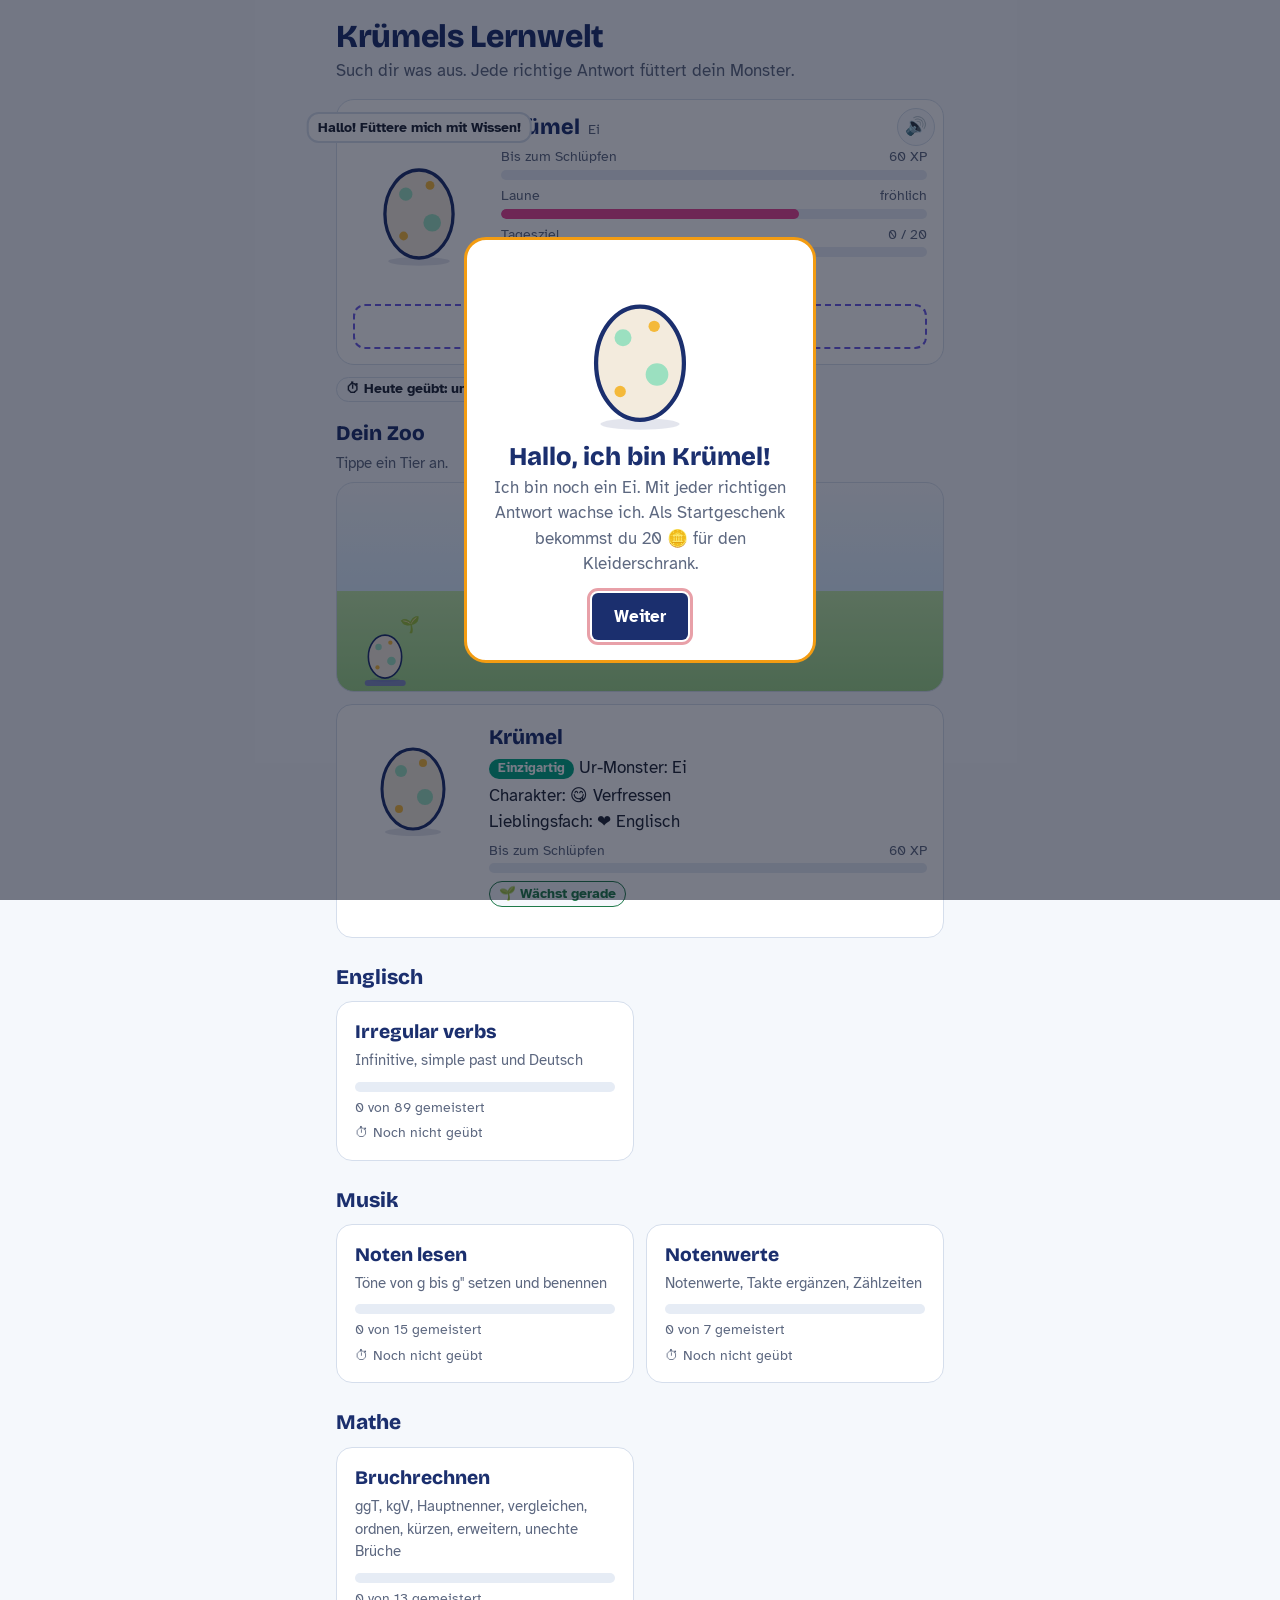
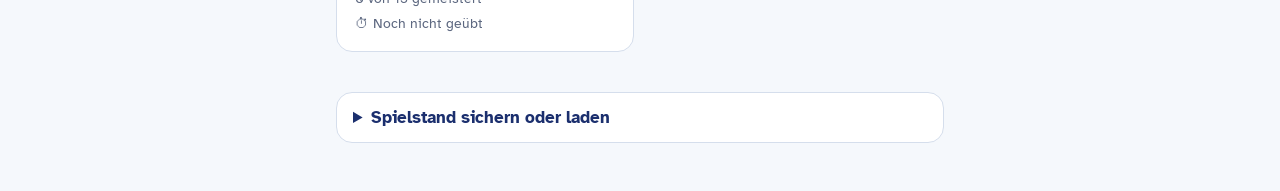
<file: index.html>
<!DOCTYPE html>
<html lang="de">
<head>
<meta charset="utf-8">
<meta name="viewport" content="width=device-width, initial-scale=1, viewport-fit=cover">
<title>Krümels Lernwelt</title>
<link rel="icon" href="data:image/svg+xml,<svg xmlns=%22http://www.w3.org/2000/svg%22 viewBox=%220 0 100 100%22><text y=%22.9em%22 font-size=%2290%22>🥚</text></svg>">
<link rel="preconnect" href="https://fonts.googleapis.com">
<link rel="preconnect" href="https://fonts.gstatic.com" crossorigin>
<link href="https://fonts.googleapis.com/css2?family=Bricolage+Grotesque:opsz,wght@12..96,500;12..96,800&family=Atkinson+Hyperlegible:wght@400;700&display=swap" rel="stylesheet">
<link rel="stylesheet" href="style.css?v=20261110b">
</head>
<body>
<main>
  <header>
    <div>
      <h1 id="title">Lernwelt</h1>
      <p class="intro">Such dir was aus. Jede richtige Antwort füttert dein Monster.</p>
    </div>
  </header>

  <section id="buddy" aria-label="Dein Monster"></section>
  <div class="stats-row" id="timeRow"></div>

  <section id="zoo" aria-label="Dein Zoo"></section>

  <div id="trainers"></div>

  <details class="backup" id="backup">
    <summary>Spielstand sichern oder laden</summary>
    <p>Dein Fortschritt ist nur in diesem Browser gespeichert. Mit einem Sicherungs-Code kannst du ihn aufheben oder auf ein anderes Gerät mitnehmen.</p>

    <h3>Sichern</h3>
    <div class="row">
      <button type="button" class="primary small" id="exportBtn">Code erzeugen</button>
      <button type="button" class="secondary small" id="copyBtn" hidden>Kopieren</button>
      <button type="button" class="secondary small" id="saveFileBtn" hidden>Als Datei speichern</button>
    </div>
    <textarea id="exportBox" readonly hidden aria-label="Sicherungs-Code"></textarea>
    <p class="msg" id="exportMsg" aria-live="polite"></p>

    <h3>Laden</h3>
    <p>Füge einen Sicherungs-Code ein oder wähle eine gespeicherte Datei. Achtung: Der Spielstand auf diesem Gerät wird dabei ersetzt.</p>
    <textarea id="importBox" aria-label="Sicherungs-Code einfügen" placeholder="KRUEMEL1:…"></textarea>
    <div class="row">
      <button type="button" class="primary small" id="importBtn">Spielstand laden</button>
      <label class="secondary small" style="display:inline-block">Datei wählen<input type="file" id="importFile" accept=".txt,text/plain" hidden></label>
    </div>
    <p class="msg" id="importMsg" aria-live="polite"></p>
  </details>
</main>

<script src="kruemel.js?v=20261110b"></script>
<script>
(function(){
const K = Kruemel, $ = id => document.getElementById(id);
const P = K.profile();
const firstName = (K.kruemel() || K.pets()[0]).name;
$("title").textContent = firstName + "s Lernwelt";
document.title = firstName + "s Lernwelt";

K.mount($("buddy"), {greeting:"Was lernen wir heute?"});
K.mountZoo($("zoo"));

// ---- Übungszeit gesamt ----
const all = K.timeStats();
for(const txt of ["⏱ Heute geübt: " + K.fmtTime(all.today), "⏱ Insgesamt: " + K.fmtTime(all.total)]){
  const c = document.createElement("span"); c.className = "chip"; c.textContent = txt; $("timeRow").append(c);
}

// ---- Trainer-Karten, nach Fach gruppiert ----
const box = $("trainers");
const subjects = [...new Set(K.TRAINERS.map(t=>t.subject))];
for(const s of subjects){
  const h = document.createElement("h2"); h.className = "subject"; h.textContent = s; box.append(h);
  const grid = document.createElement("div"); grid.className = "cards"; box.append(grid);
  for(const t of K.TRAINERS.filter(t=>t.subject===s)){
    const data = K.trainer(t.id);
    const mastered = K.masteredCount(t.id);
    const open = Object.keys(data.mistakes||{}).length;
    const pct = Math.round(mastered / t.total * 100);
    const a = document.createElement("a"); a.className = "card"; a.href = t.path;
    const h3 = document.createElement("h3"); h3.textContent = t.title;
    const p = document.createElement("p"); p.textContent = t.desc;
    const bar = document.createElement("div"); bar.className = "track";
    const fill = document.createElement("div"); fill.className = "fill master"; fill.style.width = pct + "%"; bar.append(fill);
    const meta = document.createElement("div"); meta.className = "meta";
    const m1 = document.createElement("span"); m1.textContent = mastered >= t.total ? "Alles gemeistert 🎓" : mastered + " von " + t.total + " gemeistert";
    if(mastered >= t.total) m1.className = "badge";
    const m2 = document.createElement("span"); m2.textContent = open ? open + " Fehler offen" : "";
    meta.append(m1, m2);
    const ts = K.timeStats(t.id);
    const time = document.createElement("div"); time.className = "time";
    time.textContent = ts.total ? "⏱ Heute " + K.fmtTime(ts.today) + ", insgesamt " + K.fmtTime(ts.total) : "⏱ Noch nicht geübt";
    a.append(h3, p, bar, meta, time);
    grid.append(a);
  }
}

// ---- Backup ----
let code = "";
$("exportBtn").onclick = () => {
  code = K.exportCode();
  $("exportBox").value = code; $("exportBox").hidden = false;
  $("copyBtn").hidden = false; $("saveFileBtn").hidden = false;
  $("exportMsg").className = "msg"; $("exportMsg").textContent = "";
  $("exportBox").focus(); $("exportBox").select();
};
$("copyBtn").onclick = async () => {
  try{ await navigator.clipboard.writeText(code); }
  catch(e){ $("exportBox").select(); try{ document.execCommand("copy"); }catch(_){} }
  $("exportMsg").className = "msg ok"; $("exportMsg").textContent = "Kopiert. Heb den Code gut auf, zum Beispiel in einer Notiz.";
};
$("saveFileBtn").onclick = () => {
  const a = document.createElement("a");
  a.href = URL.createObjectURL(new Blob([code], {type:"text/plain"}));
  a.download = (firstName||"kruemel").replace(/[^\wäöüÄÖÜß-]+/g,"_") + "-spielstand-" + new Date().toISOString().slice(0,10) + ".txt";
  document.body.append(a); a.click(); a.remove();
  $("exportMsg").className = "msg ok"; $("exportMsg").textContent = "Datei gespeichert.";
};
let armed = false;
function doImport(text){
  const msg = $("importMsg");
  if(!text.trim()){ msg.className = "msg bad"; msg.textContent = "Bitte zuerst einen Code einfügen."; return; }
  if(!armed){ armed = true; $("importBtn").textContent = "Wirklich ersetzen? Nochmal tippen"; return; }
  try{
    K.importCode(text);
    msg.className = "msg ok"; msg.textContent = "Geladen! Die Seite startet neu…";
    setTimeout(()=>location.reload(), 700);
  }catch(e){
    msg.className = "msg bad"; msg.textContent = e.message;
    armed = false; $("importBtn").textContent = "Spielstand laden";
  }
}
$("importBox").addEventListener("input", ()=>{ armed = false; $("importBtn").textContent = "Spielstand laden"; $("importMsg").textContent = ""; });
$("importBtn").onclick = () => doImport($("importBox").value);
$("importFile").onchange = async e => {
  const f = e.target.files[0]; if(!f) return;
  $("importBox").value = (await f.text()).trim();
  armed = false; $("importBtn").textContent = "Spielstand laden";
  $("importMsg").className = "msg"; $("importMsg").textContent = "Datei gelesen. Jetzt auf „Spielstand laden“ tippen.";
};
})();
</script>
</body>
</html>
</file>
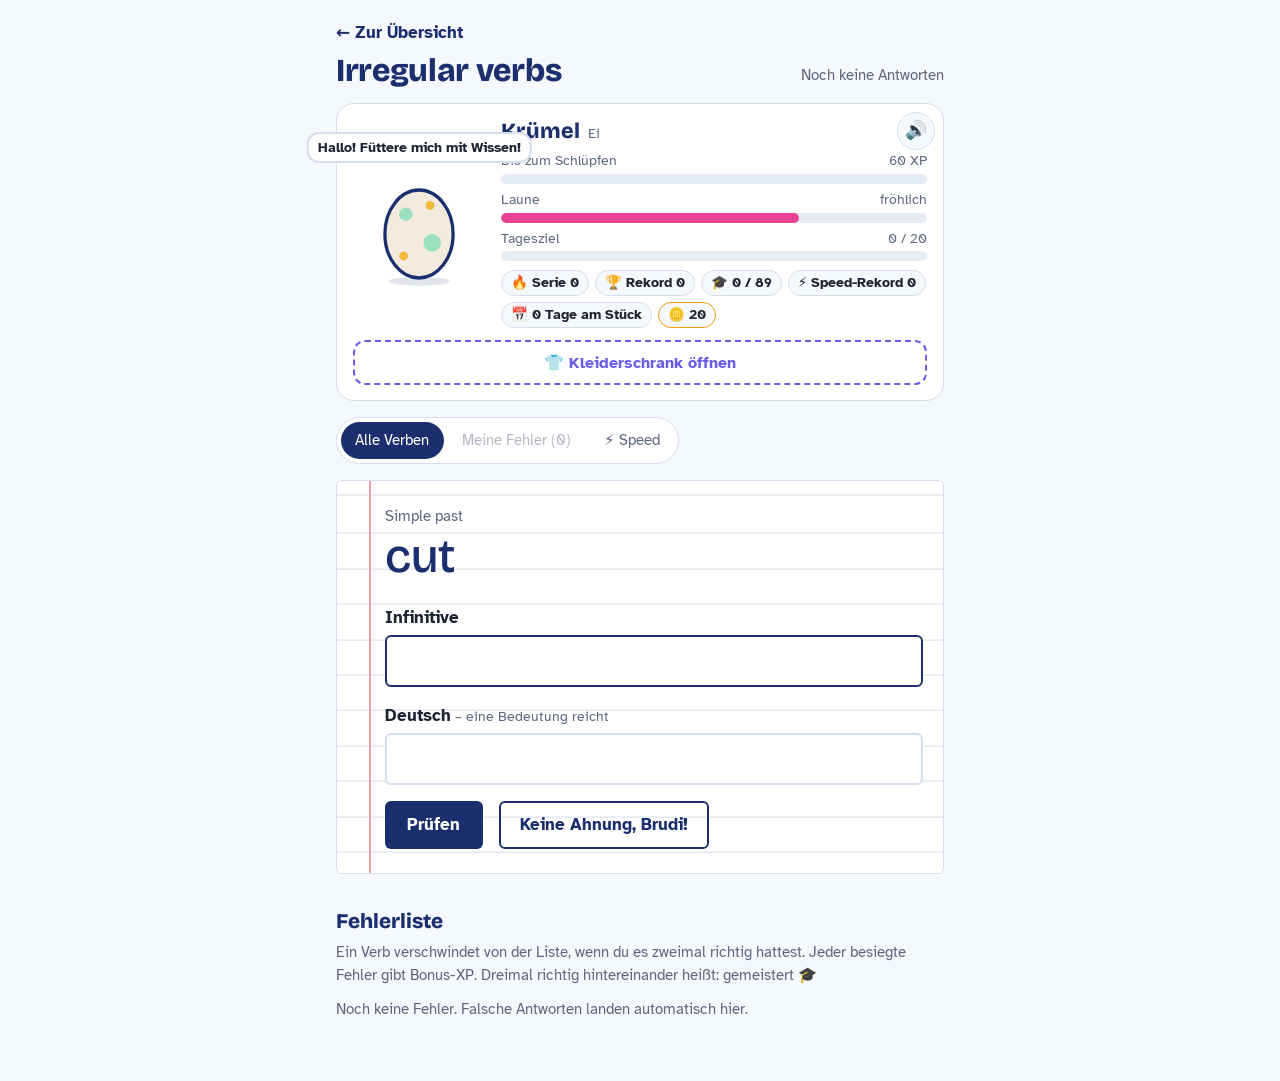
<file: englisch-irregular-verbs.html>
<!DOCTYPE html>
<html lang="de">
<head>
<meta charset="utf-8">
<meta name="viewport" content="width=device-width, initial-scale=1, viewport-fit=cover">
<title>Irregular verbs – Lernwelt</title>
<link rel="icon" href="data:image/svg+xml,<svg xmlns=%22http://www.w3.org/2000/svg%22 viewBox=%220 0 100 100%22><text y=%22.9em%22 font-size=%2290%22>📘</text></svg>">
<link rel="preconnect" href="https://fonts.googleapis.com">
<link rel="preconnect" href="https://fonts.gstatic.com" crossorigin>
<link href="https://fonts.googleapis.com/css2?family=Bricolage+Grotesque:opsz,wght@12..96,500;12..96,800&family=Atkinson+Hyperlegible:wght@400;700&display=swap" rel="stylesheet">
<link rel="stylesheet" href="style.css?v=20261110b">
</head>
<body>
<main>
  <a class="back" href="./">← Zur Übersicht</a>
  <header>
    <h1>Irregular verbs</h1>
    <p class="score" id="score">Noch keine Antworten</p>
  </header>

  <section id="buddy" aria-label="Dein Monster"></section>

  <div class="modes" role="group" aria-label="Übungsmodus">
    <button type="button" id="modeAll" aria-pressed="true">Alle Verben</button>
    <button type="button" id="modeErr" aria-pressed="false">Meine Fehler (0)</button>
    <button type="button" id="modeSpeed" class="speed" aria-pressed="false">⚡ Speed</button>
  </div>

  <section class="sheet" id="sheet" aria-live="polite">
    <div class="speedbar" id="speedBar" hidden><span id="speedTime">1:00</span><div class="track"><div class="fill goal" id="speedFill"></div></div><span id="speedScore">0 ✓</span></div>
    <div id="speedStart" hidden>
      <p class="given-label">Speed Challenge</p>
      <p class="speed-title">60 Sekunden. Wie viele schaffst du?</p>
      <p class="speed-text">Es wird immer nur eine Form gefragt. Enter schickt ab, und sofort kommt das nächste Verb. Neuer Rekord gibt Bonus-Münzen!</p>
      <p class="speed-text" id="speedBestText"></p>
      <button type="button" class="primary" id="speedGo">Los geht's!</button>
    </div>
    <div id="speedEnd" hidden>
      <p class="given-label">Zeit um!</p>
      <p class="speed-score" id="speedResult">0</p>
      <p class="speed-text" id="speedResultText"></p>
      <button type="button" class="primary" id="speedAgain">Nochmal!</button>
    </div>
    <div id="quiz">
    <p class="given-label" id="givenLabel"></p>
    <p class="given" id="given"></p>
    <div class="field" id="f0"><label for="i0" id="l0"></label><input id="i0" autocomplete="off" autocapitalize="off" spellcheck="false"><p class="correction" id="c0" hidden></p></div>
    <div class="field" id="f1"><label for="i1" id="l1"></label><input id="i1" autocomplete="off" autocapitalize="off" spellcheck="false"><p class="correction" id="c1" hidden></p></div>
    <div class="actions">
      <button type="button" class="primary" id="go">Prüfen</button>
      <button type="button" class="secondary" id="idk">Keine Ahnung, Brudi!</button>
      <p class="feedback" id="feedback"></p>
    </div>
    <p class="full" id="full" hidden></p>
    </div>
  </section>

  <section class="mistakes" aria-labelledby="mh">
    <h2 id="mh">Fehlerliste</h2>
    <p>Ein Verb verschwindet von der Liste, wenn du es zweimal richtig hattest. Jeder besiegte Fehler gibt Bonus-XP. Dreimal richtig hintereinander heißt: gemeistert 🎓</p>
    <div id="mistakeList"></div>
  </section>
</main>

<script src="kruemel.js?v=20261110b"></script>
<script>
const VERBS = [
["be","was / were","sein"],["beat","beat","schlagen; besiegen"],["become","became","werden"],
["begin","began","beginnen; anfangen"],["bet","bet","wetten"],["bite","bit","beißen"],
["break","broke","(zer)brechen; kaputt machen"],["bring","brought","(mit)bringen"],["build","built","bauen"],
["burn","burnt / burned","(ver)brennen"],["buy","bought","kaufen"],["catch","caught","fangen"],
["choose","chose","(aus)wählen"],["come","came","kommen"],["cost","cost","kosten"],["cut","cut","schneiden"],
["deal (with)","dealt (with)","sich befassen (mit); umgehen (mit)"],["do","did","machen; tun"],
["draw","drew","zeichnen; ziehen"],["dream","dreamt / dreamed","träumen"],["drink","drank","trinken"],
["drive","drove","fahren"],["eat","ate","essen"],["fall","fell","(hin)fallen"],["feed","fed","füttern; ernähren"],
["feel","felt","fühlen"],["fight","fought","kämpfen; (sich) streiten"],["find","found","finden"],
["fit","fit / fitted","passen"],["fly","flew","fliegen"],["forget","forgot","vergessen"],
["forgive","forgave","vergeben; verzeihen"],["freeze","froze","gefrieren; erstarren"],["get","got","bekommen; erhalten"],
["give","gave","geben"],["go","went","gehen; fahren"],["grow","grew","wachsen; anbauen; züchten"],
["hang","hung","hängen"],["have","had","haben"],["hear","heard","hören"],["hide","hid","(sich) verstecken"],
["hit","hit","schlagen; treffen"],["hold","held","(fest)halten"],
["hurt","hurt","verletzen; sich wehtun"],["keep","kept","(auf)bewahren; behalten"],["know","knew","kennen; wissen"],
["lead","led","(an)führen"],["learn","learnt / learned","lernen"],["leave","left","(ver)lassen"],["let","let","lassen"],
["lie","lay","liegen"],["lose","lost","verlieren"],["make","made","machen; tun"],["mean","meant","bedeuten; meinen"],
["meet","met","treffen"],["pay","paid","(be)zahlen"],["put","put","legen; setzen; stellen"],["read","read","lesen"],
["ride","rode","fahren; reiten"],["ring","rang","klingeln; läuten"],["run","ran","laufen; rennen"],["say","said","sagen"],
["see","saw","sehen"],["sell","sold","verkaufen"],["send","sent","senden; verschicken"],["set up","set up","erbauen; errichten"],
["shoot","shot","schießen"],["show","showed","zeigen"],["sing","sang","singen"],["sink","sank","untergehen; sinken"],
["sit","sat","sitzen"],["sleep","slept","schlafen"],["smell","smelt / smelled","riechen; duften"],["speak","spoke","sprechen"],
["spell","spelt / spelled","buchstabieren"],["spend","spent","ausgeben; verbringen"],["stand","stood","stehen"],
["steal","stole","stehlen"],["swim","swam","schwimmen"],["take","took","nehmen"],["teach","taught","unterrichten; lehren; beibringen"],
["tell","told","erzählen"],["think","thought","(nach)denken; glauben"],["throw","threw","werfen"],
["understand","understood","verstehen"],["wake up","woke up","(auf)wachen; (auf)wecken"],["wear","wore","anhaben; tragen"],
["win","won","gewinnen; siegen"],["write","wrote","schreiben"]
].map(([inf,past,de])=>({inf,past,de}));
const TRAINER_ID = "irregular-verbs";
const K = Kruemel;
const $ = id => document.getElementById(id);
const FORMS = ["inf","past","de"];
const LABEL = {inf:"Infinitive", past:"Simple past", de:"Deutsch"};
const HINT  = {inf:"", past:"", de:" – eine Bedeutung reicht"};
const META = K.TRAINERS.find(t=>t.id===TRAINER_ID);

const norm = s => s.toLowerCase().replace(/ß/g,"ss").replace(/ä/g,"ae").replace(/ö/g,"oe").replace(/ü/g,"ue")
  .replace(/[()]/g,"").replace(/[.!?]+$/,"").replace(/\s+/g," ").trim();
function variants(form, value){
  const parts = value.split(form==="de" ? ";" : "/").map(s=>s.trim()).filter(Boolean);
  const out = new Set();
  for(const p of parts){
    const without = p.replace(/\([^)]*\)/g,"").replace(/\s+/g," ").trim();
    const withIt  = p.replace(/[()]/g,"").replace(/\s+/g," ").trim();
    for(const v of [without, withIt]){
      out.add(norm(v));
      if(form==="de" && /^sich /.test(v)) out.add(norm(v.slice(5)));
    }
  }
  return out;
}
function matches(form, verb, input){
  const n = norm(input);
  if(!n) return false;
  const ok = variants(form, verb[form]);
  if(ok.has(n)) return true;
  if(form!=="de"){
    const bits = n.split(/\s*[\/,]\s*/).filter(Boolean);
    return bits.length>1 && bits.every(b=>ok.has(b));
  }
  return false;
}

// ---- Trainer-Daten (Fehler, Meisterung, Rekord) ----
const T = K.trainer(TRAINER_ID);
const saveT = () => K.saveTrainer(TRAINER_ID, T);
const mastered = () => VERBS.filter(v=>(T.mastery[v.inf]||0) >= K.MASTERY).length;

let mode = "all", deck = [], current = null, givenForm = "inf", checked = false, lastInf = null;
let speed = null; // {end, score, timer, askForm}
const SPEED_SECONDS = 60, SPEED_RECORD_COINS = 5;
T.speedBest = T.speedBest || 0;
K.trackTime(TRAINER_ID);
let right = 0, total = 0, combo = 0;

K.mount($("buddy"), {
  greeting: "Verben! Lecker!",
  chips: () => [
    {text:"🔥 Serie " + combo, cls: combo>=3 ? "hot" : ""},
    {text:"🏆 Rekord " + T.bestCombo},
    {text:"🎓 " + mastered() + " / " + VERBS.length},
    {text:"⚡ Speed-Rekord " + T.speedBest}
  ]
});

function shuffle(a){ for(let i=a.length-1;i>0;i--){const j=Math.floor(Math.random()*(i+1));[a[i],a[j]]=[a[j],a[i]];} return a; }
function nextVerb(){
  if(mode==="err"){
    const pool = VERBS.filter(v=>T.mistakes[v.inf]);
    if(!pool.length){ setMode("all"); return nextVerb(); }
    const choice = pool.length>1 ? pool.filter(v=>v.inf!==lastInf) : pool;
    return choice[Math.floor(Math.random()*choice.length)];
  }
  if(!deck.length){ deck = shuffle(VERBS.slice()); if(deck[deck.length-1].inf===lastInf) deck.unshift(deck.pop()); }
  return deck.pop();
}

function newRound(){
  current = nextVerb();
  lastInf = current.inf;
  givenForm = FORMS[Math.floor(Math.random()*3)];
  const asked = FORMS.filter(f=>f!==givenForm);
  $("givenLabel").textContent = LABEL[givenForm];
  $("given").textContent = current[givenForm];
  asked.forEach((f,i)=>{
    const l = $("l"+i); l.textContent = LABEL[f];
    if(HINT[f]){ const s=document.createElement("span"); s.className="hint"; s.textContent=HINT[f]; l.append(s); }
    $("i"+i).value=""; $("i"+i).readOnly=false;
    $("i"+i).lang = f==="de" ? "de" : "en";
    $("f"+i).className="field"; $("c"+i).hidden=true;
  });
  $("feedback").textContent=""; $("feedback").className="feedback";
  $("full").hidden=true;
  $("go").textContent="Prüfen";
  $("idk").hidden=false;
  checked=false;
  $("i0").focus();
}

function check(giveUp=false){
  const asked = FORMS.filter(f=>f!==givenForm);
  const cands = VERBS.filter(v=>norm(v[givenForm])===norm(current[givenForm]));
  const inputs = [ $("i0").value, $("i1").value ];
  let best = current, bestScore = -1;
  for(const v of cands){
    const s = asked.reduce((n,f,i)=>n+(matches(f,v,inputs[i])?1:0),0);
    if(s>bestScore){ best=v; bestScore=s; }
  }
  let allOk = true;
  asked.forEach((f,i)=>{
    const ok = !giveUp && matches(f,best,inputs[i]);
    if(!ok) allOk=false;
    $("f"+i).className = "field " + (ok?"ok":"bad");
    $("c"+i).hidden = false;
    $("c"+i).textContent = ok ? "Richtig" : "Richtig wäre: " + best[f];
    $("i"+i).readOnly = true;
  });
  total++;
  const key = best.inf;
  let fixed = false;
  const masteredBefore = mastered();
  if(allOk){
    right++; combo++;
    if(combo > T.bestCombo) T.bestCombo = combo;
    T.mastery[key] = (T.mastery[key]||0) + 1;
    if(T.mistakes[key]){ T.mistakes[key]--; if(T.mistakes[key]<=0){ delete T.mistakes[key]; fixed = true; } }
    $("feedback").textContent = T.mastery[key]===K.MASTERY ? "Richtig! Gemeistert 🎓" : "Richtig!";
    $("feedback").className="feedback ok";
  }else{
    combo = 0;
    T.mistakes[key] = 2;
    T.mastery[key] = 0;
    $("feedback").textContent = giveUp ? "Kein Ding – jetzt weißt du's. Kommt auf die Fehlerliste" : "Kommt auf die Fehlerliste";
    $("feedback").className="feedback bad";
    const sh=$("sheet"); sh.classList.remove("shake"); void sh.offsetWidth; sh.classList.add("shake");
  }
  saveT();
  $("full").textContent = best.inf + " – " + best.past + " – " + best.de;
  $("full").hidden = false;
  $("score").textContent = right + " von " + total + " richtig";
  $("go").textContent = "Weiter";
  $("idk").hidden = true;
  checked = true;
  renderMistakes();
  const r = {ok:allOk, gaveUp:giveUp, combo, fixed};
  K.react(K.award(TRAINER_ID, r), r);
  if(masteredBefore < VERBS.length && mastered() === VERBS.length && META && META.reward) K.grantReward(META.reward);
  if($("kCel").hidden) $("go").focus();
}

function setMode(m){
  if(speed && speed.timer) stopSpeed(false);
  mode = m;
  $("modeAll").setAttribute("aria-pressed", m==="all");
  $("modeErr").setAttribute("aria-pressed", m==="err");
  $("modeSpeed").setAttribute("aria-pressed", m==="speed");
  const sp = m==="speed";
  $("speedStart").hidden = !sp; $("speedEnd").hidden = true; $("speedBar").hidden = true;
  $("quiz").hidden = sp;
  $("f1").hidden = false;
  if(sp){ $("speedBestText").textContent = T.speedBest ? "Dein Rekord: " + T.speedBest + " richtige." : "Noch kein Rekord. Leg los!"; $("speedGo").focus(); }
}

// ---- Speed Challenge ----
function startSpeed(){
  combo = 0;
  speed = {end: Date.now() + SPEED_SECONDS*1000, score: 0, timer: null, askForm: null};
  K.hold(true);
  $("speedStart").hidden = true; $("speedEnd").hidden = true;
  $("speedBar").hidden = false; $("quiz").hidden = false; $("f1").hidden = true;
  $("go").textContent = "Prüfen"; $("idk").hidden = false; $("full").hidden = true;
  $("feedback").textContent = ""; $("feedback").className = "feedback";
  nextSpeed();
  tickSpeed();
  speed.timer = setInterval(tickSpeed, 100);
}
function tickSpeed(){
  const left = Math.max(0, speed.end - Date.now());
  const sec = Math.ceil(left/1000);
  $("speedTime").textContent = Math.floor(sec/60) + ":" + String(sec%60).padStart(2,"0");
  $("speedFill").style.width = (left / (SPEED_SECONDS*1000) * 100) + "%";
  $("speedBar").classList.toggle("low", sec <= 10);
  if(sec <= 5 && sec > 0 && sec !== speed.lastTick){ speed.lastTick = sec; K.sfx("tick"); }
  $("speedScore").textContent = speed.score + " ✓";
  if(left <= 0) stopSpeed(true);
}
function nextSpeed(){
  current = nextVerb(); lastInf = current.inf;
  givenForm = FORMS[Math.floor(Math.random()*3)];
  const others = FORMS.filter(f=>f!==givenForm);
  speed.askForm = others[Math.floor(Math.random()*2)];
  $("givenLabel").textContent = LABEL[givenForm];
  $("given").textContent = current[givenForm];
  const l = $("l0"); l.textContent = LABEL[speed.askForm];
  if(HINT[speed.askForm]){ const s=document.createElement("span"); s.className="hint"; s.textContent=HINT[speed.askForm]; l.append(s); }
  $("i0").value = ""; $("i0").readOnly = false; $("i0").lang = speed.askForm==="de" ? "de" : "en";
  $("f0").className = "field"; $("c0").hidden = true;
  $("i0").focus();
}
function submitSpeed(skip){
  if(!speed || !speed.timer) return;
  const f = speed.askForm, input = $("i0").value;
  if(!skip && !input.trim()) return;
  const cands = VERBS.filter(v=>norm(v[givenForm])===norm(current[givenForm]));
  const hit = skip ? null : cands.find(v=>matches(f, v, input));
  const ok = !!hit, verb = hit || current;
  if(ok){
    speed.score++; combo++;
    if(combo > T.bestCombo) T.bestCombo = combo;
    let fixed = false;
    if(T.mistakes[verb.inf]){ T.mistakes[verb.inf]--; if(T.mistakes[verb.inf]<=0){ delete T.mistakes[verb.inf]; fixed = true; } }
    $("feedback").textContent = "✓ " + verb[givenForm] + " → " + verb[f];
    $("feedback").className = "feedback ok";
    saveT();
    const r = {ok:true, combo, fixed};
    K.react(K.award(TRAINER_ID, r), r);
  }else{
    combo = 0;
    T.mistakes[verb.inf] = 2;
    $("feedback").textContent = "✗ " + verb[givenForm] + " → " + verb[f];
    $("feedback").className = "feedback bad";
    saveT();
    const r = {ok:false, gaveUp:skip, combo};
    K.react(K.award(TRAINER_ID, r), r);
  }
  right += ok ? 1 : 0; total++;
  $("score").textContent = right + " von " + total + " richtig";
  renderMistakes();
  nextSpeed();
}
function stopSpeed(finished){
  clearInterval(speed.timer); speed.timer = null;
  $("speedBar").hidden = true; $("quiz").hidden = true; $("f1").hidden = false;
  if(finished){
    K.sfx("end");
    const score = speed.score, old = T.speedBest;
    $("speedEnd").hidden = false;
    $("speedResult").textContent = score;
    if(score > old){
      T.speedBest = score; saveT();
      $("speedResultText").textContent = old ? "Neuer Rekord! Vorher waren es " + old + ". Bonus: +" + SPEED_RECORD_COINS + " 🪙" : "Dein erster Rekord! Bonus: +" + SPEED_RECORD_COINS + " 🪙";
      setTimeout(()=>{ K.bonusCoins(SPEED_RECORD_COINS); K.sfx("fanfare"); }, 600);
      K.say("Rekord! Wahnsinn!", 3000);
    }else{
      const diff = old - score;
      $("speedResultText").textContent =
        old === 0 ? "Noch kein Treffer. Probier's gleich nochmal!" :
        diff === 0 ? "Genau dein Rekord eingestellt! Nächstes Mal knackst du ihn." :
        diff <= 2 ? "Nur " + diff + " unter deinem Rekord von " + old + ". Ganz knapp!" :
        "Richtige Antworten. Dein Rekord: " + old + ".";
    }
    $("speedAgain").focus();
  }
  K.render();
  K.hold(false);
}

let clearArmed = false;
function renderMistakes(){
  const list = VERBS.filter(v=>T.mistakes[v.inf]);
  $("modeErr").textContent = "Meine Fehler (" + list.length + ")";
  $("modeErr").disabled = !list.length;
  const box = $("mistakeList");
  box.textContent = "";
  clearArmed = false;
  if(!list.length){
    const p=document.createElement("p"); p.className="empty";
    p.textContent="Noch keine Fehler. Falsche Antworten landen automatisch hier.";
    box.append(p); return;
  }
  const wrap=document.createElement("div"); wrap.className="list-wrap";
  const t=document.createElement("table");
  t.innerHTML="<thead><tr><th>Infinitive</th><th>Simple past</th><th>Deutsch</th><th>Noch richtig</th></tr></thead>";
  const tb=document.createElement("tbody");
  for(const v of list){
    const tr=document.createElement("tr");
    [v.inf,v.past,v.de,T.mistakes[v.inf]+"×"].forEach((x,i)=>{const td=document.createElement("td"); td.textContent=x; if(i===3) td.className="n"; tr.append(td);});
    tb.append(tr);
  }
  t.append(tb); wrap.append(t); box.append(wrap);
  const clear=document.createElement("button"); clear.className="link"; clear.type="button";
  clear.textContent="Fehlerliste leeren";
  clear.onclick=()=>{
    if(!clearArmed){ clearArmed = true; clear.textContent = "Wirklich alle löschen? Nochmal tippen"; return; }
    T.mistakes={}; saveT(); renderMistakes(); if(mode==="err"){ setMode("all"); newRound(); }
  };
  box.append(clear);
}

$("go").onclick = ()=> mode==="speed" ? submitSpeed(false) : (checked ? newRound() : check());
$("idk").onclick = ()=> { if(mode==="speed") submitSpeed(true); else if(!checked) check(true); };
$("i0").addEventListener("keydown",e=>{ if(e.key==="Enter"){ e.preventDefault(); if(mode==="speed") submitSpeed(false); else if(checked) newRound(); else $("i1").focus(); }});
$("i1").addEventListener("keydown",e=>{ if(e.key==="Enter"){ e.preventDefault(); checked ? newRound() : check(); }});
$("modeAll").onclick=()=>{ if(mode!=="all"){ setMode("all"); newRound(); } };
$("modeErr").onclick=()=>{ if(mode!=="err"){ setMode("err"); newRound(); } };
$("modeSpeed").onclick=()=>{ if(mode!=="speed") setMode("speed"); };
$("speedGo").onclick = startSpeed;
$("speedAgain").onclick = startSpeed;

renderMistakes();
newRound();
</script>
</body>
</html>
</file>
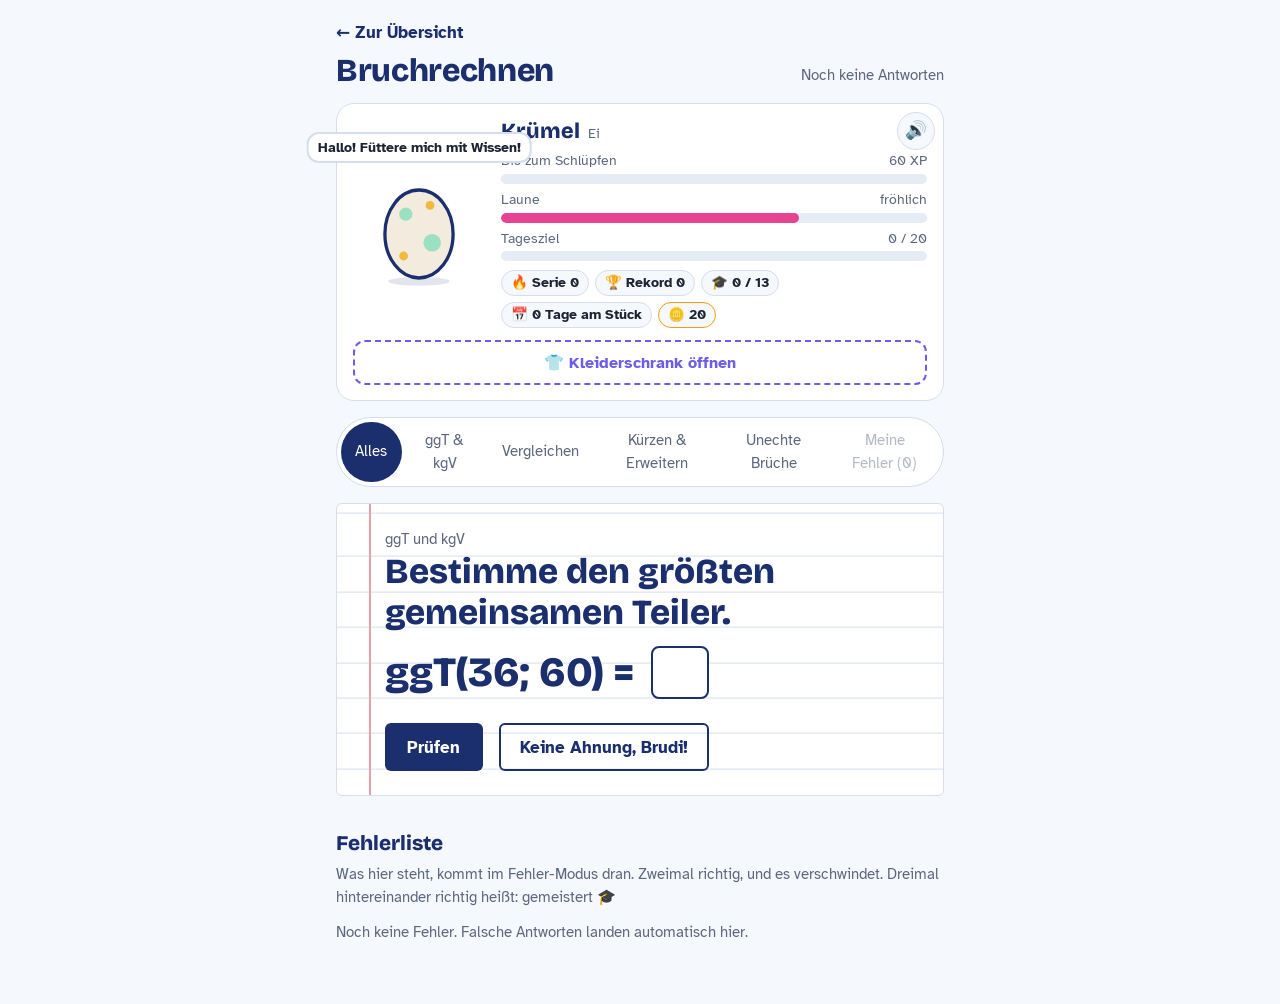
<file: mathe-brueche.html>
<!DOCTYPE html>
<html lang="de">
<head>
<meta charset="utf-8">
<meta name="viewport" content="width=device-width, initial-scale=1, viewport-fit=cover">
<title>Bruchrechnen – Lernwelt</title>
<link rel="icon" href="data:image/svg+xml,<svg xmlns=%22http://www.w3.org/2000/svg%22 viewBox=%220 0 100 100%22><text y=%22.9em%22 font-size=%2290%22>➗</text></svg>">
<link rel="preconnect" href="https://fonts.googleapis.com">
<link rel="preconnect" href="https://fonts.gstatic.com" crossorigin>
<link href="https://fonts.googleapis.com/css2?family=Bricolage+Grotesque:opsz,wght@12..96,500;12..96,800&family=Atkinson+Hyperlegible:wght@400;700&display=swap" rel="stylesheet">
<link rel="stylesheet" href="style.css?v=20261110b">
</head>
<body>
<main>
  <a class="back" href="./">← Zur Übersicht</a>
  <header>
    <h1>Bruchrechnen</h1>
    <p class="score" id="score">Noch keine Antworten</p>
  </header>

  <section id="buddy" aria-label="Dein Tier"></section>

  <div class="modes" role="group" aria-label="Übungsmodus">
    <button type="button" id="modeAll" aria-pressed="true">Alles</button>
    <button type="button" id="modeTk" aria-pressed="false">ggT &amp; kgV</button>
    <button type="button" id="modeCmp" aria-pressed="false">Vergleichen</button>
    <button type="button" id="modeKe" aria-pressed="false">Kürzen &amp; Erweitern</button>
    <button type="button" id="modeImp" aria-pressed="false">Unechte Brüche</button>
    <button type="button" id="modeErr" aria-pressed="false">Meine Fehler (0)</button>
  </div>

  <section class="sheet" id="sheet" aria-live="polite">
    <p class="given-label" id="taskLabel"></p>
    <p class="speed-title" id="question"></p>
    <div class="expr" id="expr"></div>
    <div id="orderBox" hidden>
      <p class="order-hint">Tippe die Brüche vom kleinsten zum größten an. Nochmal tippen nimmt einen zurück.</p>
      <div class="order-row" id="orderRow" aria-label="Deine Reihenfolge"></div>
      <div class="tiles" id="tiles" aria-label="Brüche"></div>
    </div>
    <div class="cmp-btns" id="cmpBtns" hidden>
      <button type="button" class="cmp" data-v="<" aria-label="kleiner als">&lt;</button>
      <button type="button" class="cmp" data-v="=" aria-label="gleich">=</button>
      <button type="button" class="cmp" data-v=">" aria-label="größer als">&gt;</button>
    </div>
    <div class="actions">
      <button type="button" class="primary" id="go">Prüfen</button>
      <button type="button" class="secondary" id="idk">Keine Ahnung, Brudi!</button>
      <p class="feedback" id="feedback"></p>
    </div>
    <div class="way" id="way" hidden></div>
  </section>

  <section class="mistakes" aria-labelledby="mh">
    <h2 id="mh">Fehlerliste</h2>
    <p>Was hier steht, kommt im Fehler-Modus dran. Zweimal richtig, und es verschwindet. Dreimal hintereinander richtig heißt: gemeistert 🎓</p>
    <div id="mistakeList"></div>
  </section>
</main>

<script src="kruemel.js?v=20261110b"></script>
<script>
(function(){
const TRAINER_ID = "brueche";
const K = Kruemel, $ = id => document.getElementById(id);
const META = K.TRAINERS.find(t=>t.id===TRAINER_ID);

// Aufgabentypen = Lernziele (für Meisterung und Fehlerliste)
const SKILLS = {
  "ggt":          {label:"ggT bestimmen",                       group:"tk"},
  "kgv":          {label:"kgV bestimmen",                       group:"tk"},
  "hauptnenner":  {label:"Auf den Hauptnenner bringen",         group:"tk"},
  "vgl-nenner":   {label:"Vergleichen: gleicher Nenner",        group:"cmp"},
  "vgl-zaehler":  {label:"Vergleichen: gleicher Zähler",        group:"cmp"},
  "vgl-ungleich": {label:"Vergleichen: verschiedene Nenner",    group:"cmp"},
  "ordnen":       {label:"Mehrere Brüche ordnen",               group:"cmp"},
  "kuerzen-mit":  {label:"Kürzen mit einer Zahl",               group:"ke"},
  "kuerzen-voll": {label:"Vollständig kürzen",                  group:"ke"},
  "erw-mit":      {label:"Erweitern mit einer Zahl",            group:"ke"},
  "erw-auf":      {label:"Erweitern auf einen Nenner",          group:"ke"},
  "unecht-gem":   {label:"Unechter Bruch → gemischte Zahl",     group:"imp"},
  "gem-unecht":   {label:"Gemischte Zahl → unechter Bruch",     group:"imp"}
};
const KEYS = Object.keys(SKILLS);

const T = K.trainer(TRAINER_ID);
const saveT = () => K.saveTrainer(TRAINER_ID, T);
const mastered = () => KEYS.filter(k=>(T.mastery[k]||0) >= K.MASTERY).length;

let mode = "all", task = null, checked = false, lastKey = null;
let right = 0, total = 0, combo = 0;

K.trackTime(TRAINER_ID);
K.mount($("buddy"), {
  chips: () => [
    {text:"🔥 Serie " + combo, cls: combo>=3 ? "hot" : ""},
    {text:"🏆 Rekord " + T.bestCombo},
    {text:"🎓 " + mastered() + " / " + KEYS.length}
  ]
});

// ---- Hilfsfunktionen ----
const rnd = (a,b) => a + Math.floor(Math.random()*(b-a+1));
const pick = a => a[Math.floor(Math.random()*a.length)];
const gcd = (a,b) => { a=Math.abs(a); b=Math.abs(b); while(b){ [a,b] = [b, a%b]; } return a; };
const lcm = (a,b) => a/gcd(a,b)*b;
function reducedFrac(maxDen, proper=true){
  let n, d;
  do{ d = rnd(2, maxDen); n = proper ? rnd(1, d-1) : rnd(1, 2*d); }while(gcd(n,d)!==1);
  return [n, d];
}
const divisors = n => { const out = []; for(let i=1;i<=n;i++) if(n%i===0) out.push(i); return out; };
const multiplesUpTo = (n, lim) => { const out = []; for(let m=n;m<=lim;m+=n) out.push(m); return out; };
const lcmAll = arr => arr.reduce((a,b)=>lcm(a,b));
// Nenner, die in der 6. Klasse typisch sind
const DENS = [2,3,4,5,6,8,9,10,12,15,16,18,20];
function fracSet(count, maxL){
  for(let tries=0; tries<500; tries++){
    const out = []; const vals = new Set();
    while(out.length < count){
      const d = pick(DENS); let n;
      do{ n = rnd(1, d-1); }while(gcd(n,d)!==1);
      const v = n/d;
      if([...vals].some(x=>Math.abs(x-v)<1e-9)) continue;
      vals.add(v); out.push([n,d]);
    }
    const L = lcmAll(out.map(f=>f[1]));
    if(L <= maxL && new Set(out.map(f=>f[1])).size >= 2) return out;
  }
  return [[1,2],[2,3],[3,4]].slice(0,count);
}
const F = (n,d) => `<span class="frac"><span>${n}</span><span>${d}</span></span>`;
const MIX = (w,n,d) => `<span class="mixed"><span>${w}</span>${F(n,d)}</span>`;
const FIN = (idN, idD, fixedD) => `<span class="frac in"><input class="num-in" id="${idN}" inputmode="numeric" autocomplete="off" aria-label="Zähler"><span class="bar"></span>${fixedD!==undefined ? `<span class="fixed-num">${fixedD}</span>` : `<input class="num-in" id="${idD}" inputmode="numeric" autocomplete="off" aria-label="Nenner">`}</span>`;
const WIN = id => `<input class="num-in" id="${id}" inputmode="numeric" autocomplete="off" aria-label="Ganze Zahl">`;
const val = id => { const v = ($(id).value||"").trim(); return /^\d+$/.test(v) ? parseInt(v,10) : null; };

// ---- Aufgaben erzeugen ----
function make(key){
  const t = {key};
  if(key==="ggt"){
    if(Math.random()<.12){ let a,b; do{ a = rnd(4,30); b = rnd(4,30); }while(a===b || gcd(a,b)!==1); t.nums = [a,b]; }
    else{ let g,a,b; do{ g = rnd(2,12); a = rnd(1,8); b = rnd(1,8); }while(a===b || gcd(a,b)!==1 || g*a>100 || g*b>100 || (a===1 && b===1)); t.nums = [g*a, g*b]; }
    t.sol = gcd(...t.nums);
  }
  if(key==="kgv"){
    let a,b; do{ a = rnd(2,15); b = rnd(2,15); }while(a===b || lcm(a,b)>90);
    t.nums = [a,b]; t.sol = lcm(a,b);
  }
  if(key==="hauptnenner"){
    t.fr = fracSet(Math.random()<.35 ? 3 : 2, 48);
    t.H = lcmAll(t.fr.map(f=>f[1]));
  }
  if(key==="ordnen"){
    t.fr = fracSet(rnd(3,5), 60);
    t.H = lcmAll(t.fr.map(f=>f[1]));
    t.order = []; // vom Kind gewählte Reihenfolge (Indizes)
  }
  if(key==="vgl-nenner"){
    const d = rnd(3, 12); let a = rnd(1, d+3), b = rnd(1, d+3);
    if(Math.random()<.15) b = a;
    t.a = [a,d]; t.b = [b,d];
  }
  if(key==="vgl-zaehler"){
    const n = rnd(1, 9); let d1 = rnd(2, 12), d2; do{ d2 = rnd(2, 12); }while(d2===d1);
    t.a = [n,d1]; t.b = [n,d2];
  }
  if(key==="vgl-ungleich"){
    if(Math.random()<.2){ const [n,d] = reducedFrac(6); const k = rnd(2,4); t.a = [n,d]; t.b = [n*k, d*k]; if(Math.random()<.5) [t.a,t.b] = [t.b,t.a]; }
    else{ let a, b; do{ a = reducedFrac(12); b = reducedFrac(12); }while(a[1]===b[1] || a[0]*b[1]===b[0]*a[1]); t.a = a; t.b = b; }
  }
  if(key==="kuerzen-mit" || key==="kuerzen-voll"){
    const [n,d] = reducedFrac(key==="kuerzen-mit" ? 10 : 12, Math.random()<.85);
    const k = key==="kuerzen-mit" ? rnd(2,6) : pick([2,3,4,5,6,8,9,10,12]);
    t.from = [n*k, d*k]; t.k = k; t.sol = key==="kuerzen-mit" ? [n*k/k, d*k/k] : [n, d];
    if(key==="kuerzen-mit"){ // Kürzen mit k: Ergebnis darf noch weiter kürzbar sein
      const extra = gcd(n,d)===1 && Math.random()<.4 ? pick([2,3]) : 1;
      t.from = [n*k*extra, d*k*extra]; t.sol = [n*extra, d*extra];
    }
  }
  if(key==="erw-mit"){
    const [n,d] = reducedFrac(10, Math.random()<.8); const k = rnd(2,9);
    t.from = [n,d]; t.k = k; t.sol = [n*k, d*k];
  }
  if(key==="erw-auf"){
    const [n,d] = reducedFrac(10, Math.random()<.8); const k = rnd(2,8);
    t.from = [n,d]; t.k = k; t.target = d*k; t.sol = [n*k, d*k];
  }
  if(key==="unecht-gem" || key==="gem-unecht"){
    const w = rnd(1,5), [r,d] = reducedFrac(10);
    t.w = w; t.r = r; t.d = d; t.imp = w*d + r;
  }
  return t;
}

function nextKey(){
  if(mode==="err"){
    const keys = KEYS.filter(k=>T.mistakes[k]);
    if(!keys.length){ setMode("all"); return nextKey(); }
    const c = keys.length>1 ? keys.filter(k=>k!==lastKey) : keys;
    return pick(c);
  }
  const pool = KEYS.filter(k => mode==="all" || SKILLS[k].group===mode);
  const c = pool.length>1 ? pool.filter(k=>k!==lastKey) : pool;
  return pick(c);
}

// ---- Anzeige ----
function newRound(){
  task = make(nextKey()); lastKey = task.key; checked = false;
  $("cmpBtns").hidden = true; $("way").hidden = true; $("orderBox").hidden = true;
  $("feedback").textContent = ""; $("feedback").className = "feedback";
  $("go").hidden = false; $("go").textContent = "Prüfen"; $("idk").hidden = false;
  const k = task.key;
  let label = "", q = "", expr = "";
  if(k==="ggt"){ label = "ggT und kgV"; q = "Bestimme den größten gemeinsamen Teiler."; expr = `<span>ggT(${task.nums[0]}; ${task.nums[1]}) =</span>${WIN("x")}`; }
  if(k==="kgv"){ label = "ggT und kgV"; q = "Bestimme das kleinste gemeinsame Vielfache."; expr = `<span>kgV(${task.nums[0]}; ${task.nums[1]}) =</span>${WIN("x")}`; }
  if(k==="hauptnenner"){
    label = "Gleichnamig machen"; q = "Bring die Brüche auf den Hauptnenner.";
    expr = `<span class="hn-list">` + task.fr.map((f,i)=>`<span class="hn-item">${F(...f)}<span class="eq">=</span>${FIN("n"+i,"d"+i)}</span>`).join("") + `</span>`;
  }
  if(k==="ordnen"){
    label = "Brüche ordnen"; q = "Ordne der Größe nach.";
    $("orderBox").hidden = false; renderOrder();
  }
  if(k.startsWith("vgl")){
    label = "Brüche vergleichen"; q = "Welches Zeichen gehört in die Lücke?";
    expr = `${F(...task.a)}<span class="cmp-slot" id="slot">?</span>${F(...task.b)}`;
    $("cmpBtns").hidden = false; $("go").hidden = true;
    $("cmpBtns").querySelectorAll(".cmp").forEach(b => { b.className = "cmp"; b.disabled = false; });
  }
  if(k==="kuerzen-mit"){ label = "Kürzen"; q = "Kürze mit " + task.k + "."; expr = `${F(...task.from)}<span>=</span>${FIN("n","d")}`; }
  if(k==="kuerzen-voll"){ label = "Kürzen"; q = "Kürze so weit wie möglich."; expr = `${F(...task.from)}<span>=</span>${FIN("n","d")}`; }
  if(k==="erw-mit"){ label = "Erweitern"; q = "Erweitere mit " + task.k + "."; expr = `${F(...task.from)}<span>=</span>${FIN("n","d")}`; }
  if(k==="erw-auf"){ label = "Erweitern"; q = "Erweitere auf den Nenner " + task.target + "."; expr = `${F(...task.from)}<span>=</span>${FIN("n","d",task.target)}`; }
  if(k==="unecht-gem"){ label = "Unechte Brüche"; q = "Schreib als gemischte Zahl."; expr = `${F(task.imp, task.d)}<span>=</span><span class="mixed">${WIN("w")}${FIN("n","d")}</span>`; }
  if(k==="gem-unecht"){ label = "Unechte Brüche"; q = "Schreib als unechten Bruch."; expr = `${MIX(task.w, task.r, task.d)}<span>=</span>${FIN("n","d")}`; }
  $("taskLabel").textContent = label; $("question").textContent = q;
  $("expr").innerHTML = expr;
  const ins = [...$("expr").querySelectorAll("input")];
  ins.forEach((inp, i) => inp.addEventListener("keydown", e => {
    if(e.key!=="Enter") return; e.preventDefault();
    if(checked){ newRound(); return; }
    const empty = ins.find(x=>!x.value.trim());
    if(empty) empty.focus(); else check(false);
  }));
  if(ins.length) ins[0].focus({preventScroll:true});
  else if(k==="ordnen") $("tiles").querySelector(".tile").focus({preventScroll:true});
  else $("cmpBtns").querySelector(".cmp").focus({preventScroll:true});
}

$("cmpBtns").querySelectorAll(".cmp").forEach(b => b.onclick = () => check(false, b.dataset.v));
// ---- Ordnen: Brüche antippen ----
function renderOrder(res){
  const t = task;
  const row = $("orderRow"), tiles = $("tiles");
  row.innerHTML = ""; tiles.innerHTML = "";
  t.order.forEach((idx, pos) => {
    if(pos>0){ const lt = document.createElement("span"); lt.className = "lt"; lt.textContent = "<"; row.append(lt); }
    const b = document.createElement("button"); b.type = "button"; b.className = "tile" + (res ? (res[pos] ? " ok" : " bad") : "");
    b.innerHTML = F(...t.fr[idx]); b.setAttribute("aria-label", t.fr[idx][0] + " von " + t.fr[idx][1] + ", zurücknehmen");
    b.onclick = () => { if(checked) return; t.order.splice(pos,1); renderOrder(); const f = $("tiles").querySelector(".tile"); if(f) f.focus(); };
    row.append(b);
  });
  t.fr.forEach((f, idx) => {
    if(t.order.includes(idx)) return;
    const b = document.createElement("button"); b.type = "button"; b.className = "tile";
    b.innerHTML = F(...f); b.setAttribute("aria-label", f[0] + " von " + f[1]);
    b.onclick = () => { if(checked) return; t.order.push(idx); renderOrder(); const nx = $("tiles").querySelector(".tile"); (nx || $("go")).focus(); };
    tiles.append(b);
  });
}


// ---- Rechenweg ----
function bars(fr){
  if(fr.some(([n,d]) => n>d || d>16)) return "";
  return `<div class="bars">` + fr.map(([n,d]) => `<div class="bar-row"><span>${n}/${d}</span><div class="fbar">${Array.from({length:d},(_,i)=>`<span class="${i<n?"on":""}"></span>`).join("")}</div></div>`).join("") + `</div>`;
}
function way(){
  const t = task, k = t.key;
  if(k==="ggt"){
    const [a,b] = t.nums, da = divisors(a), db = divisors(b);
    return `<strong>Teilermengen:</strong><br><span class="set">T(${a}) = {${da.join(", ")}}</span><br><span class="set">T(${b}) = {${db.join(", ")}}</span><br>Der größte Teiler, der in beiden vorkommt, ist <strong>${t.sol}</strong>.` + (t.sol===1 ? " Die Zahlen sind teilerfremd." : "");
  }
  if(k==="kgv"){
    const [a,b] = t.nums;
    return `<strong>Vielfachenmengen:</strong><br><span class="set">V(${a}) = {${multiplesUpTo(a,t.sol).join(", ")}, …}</span><br><span class="set">V(${b}) = {${multiplesUpTo(b,t.sol).join(", ")}, …}</span><br>Das kleinste Vielfache, das in beiden vorkommt, ist <strong>${t.sol}</strong>.`;
  }
  if(k==="hauptnenner" || k==="ordnen"){
    const H = t.H;
    const conv = t.fr.map(([n,d]) => `${n}/${d} = ${n*H/d}/${H}` + (H/d>1 ? ` (mal ${H/d})` : "")).join(", ");
    let w = `<strong>Hauptnenner = kgV der Nenner = ${H}.</strong> ` + conv + ".";
    if(k==="ordnen"){
      const sorted = t.fr.slice().sort((x,y)=>x[0]/x[1]-y[0]/y[1]);
      w += `<br>Jetzt nur noch die Zähler vergleichen: <strong>${sorted.map(f=>f[0]+"/"+f[1]).join(" < ")}</strong>`;
    }
    return w;
  }

  if(k==="vgl-nenner") return `<strong>Gleicher Nenner:</strong> Die Teile sind gleich groß, also gewinnt der größere Zähler.` + bars([t.a,t.b]);
  if(k==="vgl-zaehler") return `<strong>Gleicher Zähler:</strong> Gleich viele Teile, aber beim kleineren Nenner sind die Teile größer.` + bars([t.a,t.b]);
  if(k==="vgl-ungleich"){
    const H = lcm(t.a[1], t.b[1]), fa = H/t.a[1], fb = H/t.b[1];
    return `<strong>Gleichnamig machen:</strong> Hauptnenner ${H}. ${t.a[0]}/${t.a[1]} = ${t.a[0]*fa}/${H} und ${t.b[0]}/${t.b[1]} = ${t.b[0]*fb}/${H}. Jetzt nur noch die Zähler vergleichen.` + bars([t.a,t.b]);
  }
  if(k==="kuerzen-mit") return `<strong>Zähler und Nenner durch ${t.k} teilen:</strong> ${t.from[0]} : ${t.k} = ${t.sol[0]} und ${t.from[1]} : ${t.k} = ${t.sol[1]}.`;
  if(k==="kuerzen-voll"){ const g = gcd(...t.from); return `<strong>Größter gemeinsamer Teiler von ${t.from[0]} und ${t.from[1]} ist ${g}.</strong> ${t.from[0]} : ${g} = ${t.sol[0]} und ${t.from[1]} : ${g} = ${t.sol[1]}. Tipp: Du kannst auch in mehreren Schritten kürzen.`; }
  if(k==="erw-mit") return `<strong>Zähler und Nenner mal ${t.k}:</strong> ${t.from[0]} · ${t.k} = ${t.sol[0]} und ${t.from[1]} · ${t.k} = ${t.sol[1]}.`;
  if(k==="erw-auf") return `<strong>Womit erweitern?</strong> ${t.target} : ${t.from[1]} = ${t.k}. Also auch den Zähler mal ${t.k}: ${t.from[0]} · ${t.k} = ${t.sol[0]}.`;
  if(k==="unecht-gem") return `<strong>Teilen mit Rest:</strong> ${t.imp} : ${t.d} = ${t.w} Rest ${t.r}. Also ${t.w} Ganze und ${t.r}/${t.d}.`;
  if(k==="gem-unecht") return `<strong>Ganze in Bruchteile umrechnen:</strong> ${t.w} · ${t.d} = ${t.w*t.d}, plus ${t.r} ergibt ${t.imp}. Also ${t.imp}/${t.d}.`;
  return "";
}

// ---- Prüfen ----
function check(giveUp, cmpVal){
  if(checked) return;
  const t = task, k = t.key;
  let ok = false, msg = "";
  // richtig = grün, falsch = rot (eigene Eingabe bleibt stehen), aufgegeben = Lösung gestrichelt eintragen
  var mark = (id, good, sol) => { const el = $(id); if(!el) return; el.readOnly = true; if(giveUp){ el.value = sol; return; } el.classList.add(good ? "ok" : "bad"); };
  if(k==="ordnen"){
    if(!giveUp && t.order.length < t.fr.length){ $("feedback").textContent = "Tippe zuerst alle Brüche an."; $("feedback").className = "feedback"; return; }
    const sorted = t.fr.map((f,i)=>i).sort((x,y)=>t.fr[x][0]/t.fr[x][1]-t.fr[y][0]/t.fr[y][1]);
    if(giveUp){ t.order = sorted.slice(); renderOrder(); ok = false; msg = "So ist die richtige Reihenfolge."; }
    else{
      const res = t.order.map((idx,pos)=>idx===sorted[pos]);
      ok = res.every(Boolean);
      renderOrder(res);
      msg = ok ? "Richtig sortiert!" : "Nicht ganz. Rot sind die Brüche am falschen Platz.";
    }
  }else if(k==="hauptnenner"){
    const ins = [...$("expr").querySelectorAll("input")];
    if(!giveUp && ins.some(i=>!/^\d+$/.test(i.value.trim()))){ $("feedback").textContent = "Füll alle Felder mit ganzen Zahlen aus."; $("feedback").className = "feedback"; return; }
    const ds = t.fr.map((f,i)=>val("d"+i)), ns = t.fr.map((f,i)=>val("n"+i));
    ok = !giveUp;
    t.fr.forEach(([n,d],i)=>{
      const gd = !giveUp && ds[i]===t.H, gn = !giveUp && ns[i]===n*t.H/d;
      if(!(gd && gn)) ok = false;
      mark("d"+i, gd, t.H); mark("n"+i, gn, n*t.H/d);
    });
    if(!ok && !giveUp){
      const sameD = ds.every(x=>x===ds[0]);
      const allEq = t.fr.every(([n,d],i)=>ds[i] && ns[i]*d===n*ds[i]);
      if(sameD && allEq && ds[0]!==t.H) msg = "Gleichnamig sind sie, aber " + ds[0] + " ist nicht der kleinste gemeinsame Nenner. Der Hauptnenner ist " + t.H + ".";
      else if(!sameD) msg = "Alle Brüche brauchen denselben Nenner.";
    }
    if(!msg) msg = ok ? "Richtig, alle gleichnamig!" : giveUp ? "So geht's:" : "Leider nicht ganz.";
  }else if(k==="ggt" || k==="kgv"){
    const x = val("x");
    if(!giveUp && x===null){ $("feedback").textContent = "Gib eine ganze Zahl ein."; $("feedback").className = "feedback"; return; }
    ok = !giveUp && x===t.sol;
    mark("x", ok, t.sol);
    if(!ok && !giveUp){
      const [a,b] = t.nums;
      if(k==="ggt" && a%x===0 && b%x===0) msg = x + " ist ein gemeinsamer Teiler, aber nicht der größte.";
      else if(k==="ggt" && x>1 && (a%x || b%x)) msg = x + " teilt nicht beide Zahlen.";
      else if(k==="kgv" && x>0 && x%a===0 && x%b===0) msg = x + " ist ein gemeinsames Vielfaches, aber nicht das kleinste.";
      else if(k==="kgv" && (x%a || x%b)) msg = x + " ist kein Vielfaches von beiden Zahlen.";
    }
    if(!msg) msg = ok ? "Richtig!" : giveUp ? "So geht's:" : "Leider nicht ganz.";
  }else if(k.startsWith("vgl")){
    const A = t.a[0]*t.b[1], B = t.b[0]*t.a[1];
    const sol = A < B ? "<" : A > B ? ">" : "=";
    ok = !giveUp && cmpVal === sol;
    $("slot").textContent = sol; $("slot").style.color = "var(--ok)";
    $("cmpBtns").querySelectorAll(".cmp").forEach(b => { b.disabled = true; if(b.dataset.v===sol) b.classList.add("ok"); else if(b.dataset.v===cmpVal) b.classList.add("bad"); });
    msg = ok ? "Richtig!" : giveUp ? "Richtig ist " + sol + "." : "Leider nicht, richtig ist " + sol + ".";
    $("go").hidden = false;
  }else{
    const ins = [...$("expr").querySelectorAll("input")];
    if(!giveUp && ins.some(i=>!i.value.trim())){ $("feedback").textContent = "Füll zuerst alle Felder aus."; $("feedback").className = "feedback"; return; }
    if(!giveUp && ins.some(i=>!/^\d+$/.test(i.value.trim()))){ $("feedback").textContent = "Bitte nur ganze Zahlen eintragen."; $("feedback").className = "feedback"; return; }
    const n = val("n"), d = $("d") ? val("d") : t.target;
    if(k==="unecht-gem"){
      const w = val("w");
      const gw = !giveUp && w===t.w, gn = !giveUp && n===t.r, gd = !giveUp && d===t.d;
      ok = gw && gn && gd;
      mark("w", gw, t.w); mark("n", gn, t.r); mark("d", gd, t.d);
      if(!ok && !giveUp && w!==null && n!==null && d && w*d+n===t.imp && n<d) { msg = "Der Wert stimmt, aber der Bruchteil lässt sich noch kürzen."; }
      else if(!ok && !giveUp && w!==null && n!==null && d && n>=d) msg = "Achtung: Der Bruchteil muss kleiner als 1 sein.";
    }else if(k==="gem-unecht"){
      const gn = !giveUp && n===t.imp, gd = !giveUp && d===t.d;
      ok = gn && gd;
      mark("n", gn, t.imp); mark("d", gd, t.d);
      if(!ok && !giveUp && n!==null && d && n*t.d===t.imp*d) msg = "Gleicher Wert, aber nimm denselben Nenner wie in der Aufgabe.";
    }else{
      const [sn, sd] = t.sol;
      const gn = !giveUp && n===sn, gd = !giveUp && d===sd;
      ok = gn && gd;
      mark("n", gn, sn); if($("d")) mark("d", gd, sd);
      const same = !giveUp && n && d && n*sd===sn*d;
      if(!ok && same){
        if(k==="kuerzen-voll") msg = gcd(n,d)>1 ? "Gleicher Wert, aber da geht noch was: " + n + " und " + d + " sind noch durch " + gcd(n,d) + " teilbar." : "Gleicher Wert, aber das ist nicht gekürzt.";
        else if(k==="kuerzen-mit") msg = "Gleicher Wert, aber du solltest genau mit " + t.k + " kürzen.";
        else msg = "Gleicher Wert, aber du solltest genau mit " + (t.k) + " erweitern.";
      }
    }
    if(!msg) msg = ok ? "Richtig!" : giveUp ? "So geht's:" : "Leider nicht ganz.";
  }
  checked = true; total++;
  $("way").innerHTML = way(); $("way").hidden = false;
  let fixed = false;
  if(ok){
    right++; combo++;
    if(combo > T.bestCombo) T.bestCombo = combo;
    T.mastery[k] = (T.mastery[k]||0) + 1;
    if(T.mistakes[k]){ T.mistakes[k]--; if(T.mistakes[k]<=0){ delete T.mistakes[k]; fixed = true; } }
    if(T.mastery[k]===K.MASTERY) msg += " „" + SKILLS[k].label + "“ gemeistert 🎓";
    $("feedback").className = "feedback ok";
  }else{
    combo = 0;
    T.mistakes[k] = 2; T.mastery[k] = 0;
    msg += " Kommt auf die Fehlerliste";
    $("feedback").className = "feedback bad";
    const sh=$("sheet"); sh.classList.remove("shake"); void sh.offsetWidth; sh.classList.add("shake");
  }
  $("feedback").textContent = msg;
  saveT();
  $("score").textContent = right + " von " + total + " richtig";
  $("go").textContent = "Weiter"; $("idk").hidden = true;
  renderMistakes();
  const r = {ok, gaveUp:giveUp, combo, fixed};
  K.react(K.award(TRAINER_ID, r), r);
  if(mastered() === KEYS.length && META && META.reward) K.grantReward(META.reward);
  if($("kCel").hidden) $("go").focus();
}

function setMode(m){
  mode = m;
  [["All","all"],["Tk","tk"],["Cmp","cmp"],["Ke","ke"],["Imp","imp"],["Err","err"]].forEach(([x,v]) => $("mode"+x).setAttribute("aria-pressed", m===v));
}

let clearArmed = false;
function renderMistakes(){
  const list = KEYS.filter(k=>T.mistakes[k]);
  $("modeErr").textContent = "Meine Fehler (" + list.length + ")";
  $("modeErr").disabled = !list.length;
  const box = $("mistakeList"); box.textContent = ""; clearArmed = false;
  if(!list.length){ const p=document.createElement("p"); p.className="empty"; p.textContent="Noch keine Fehler. Falsche Antworten landen automatisch hier."; box.append(p); return; }
  const wrap=document.createElement("div"); wrap.className="list-wrap";
  const t=document.createElement("table");
  t.innerHTML="<thead><tr><th>Aufgabenart</th><th>Noch richtig</th></tr></thead>";
  const tb=document.createElement("tbody");
  for(const k of list){
    const tr=document.createElement("tr");
    [SKILLS[k].label, T.mistakes[k]+"×"].forEach((x,i)=>{const td=document.createElement("td"); td.textContent=x; if(i===1) td.className="n"; tr.append(td);});
    tb.append(tr);
  }
  t.append(tb); wrap.append(t); box.append(wrap);
  const clear=document.createElement("button"); clear.className="link"; clear.type="button"; clear.textContent="Fehlerliste leeren";
  clear.onclick=()=>{ if(!clearArmed){ clearArmed=true; clear.textContent="Wirklich alle löschen? Nochmal tippen"; return; } T.mistakes={}; saveT(); renderMistakes(); if(mode==="err"){ setMode("all"); newRound(); } };
  box.append(clear);
}

$("go").onclick = () => checked ? newRound() : check(false);
$("idk").onclick = () => check(true);
[["All","all"],["Tk","tk"],["Cmp","cmp"],["Ke","ke"],["Imp","imp"],["Err","err"]].forEach(([x,m]) => $("mode"+x).onclick = () => { if(mode!==m){ setMode(m); newRound(); } });

renderMistakes();
newRound();
})();
</script>
</body>
</html>
</file>
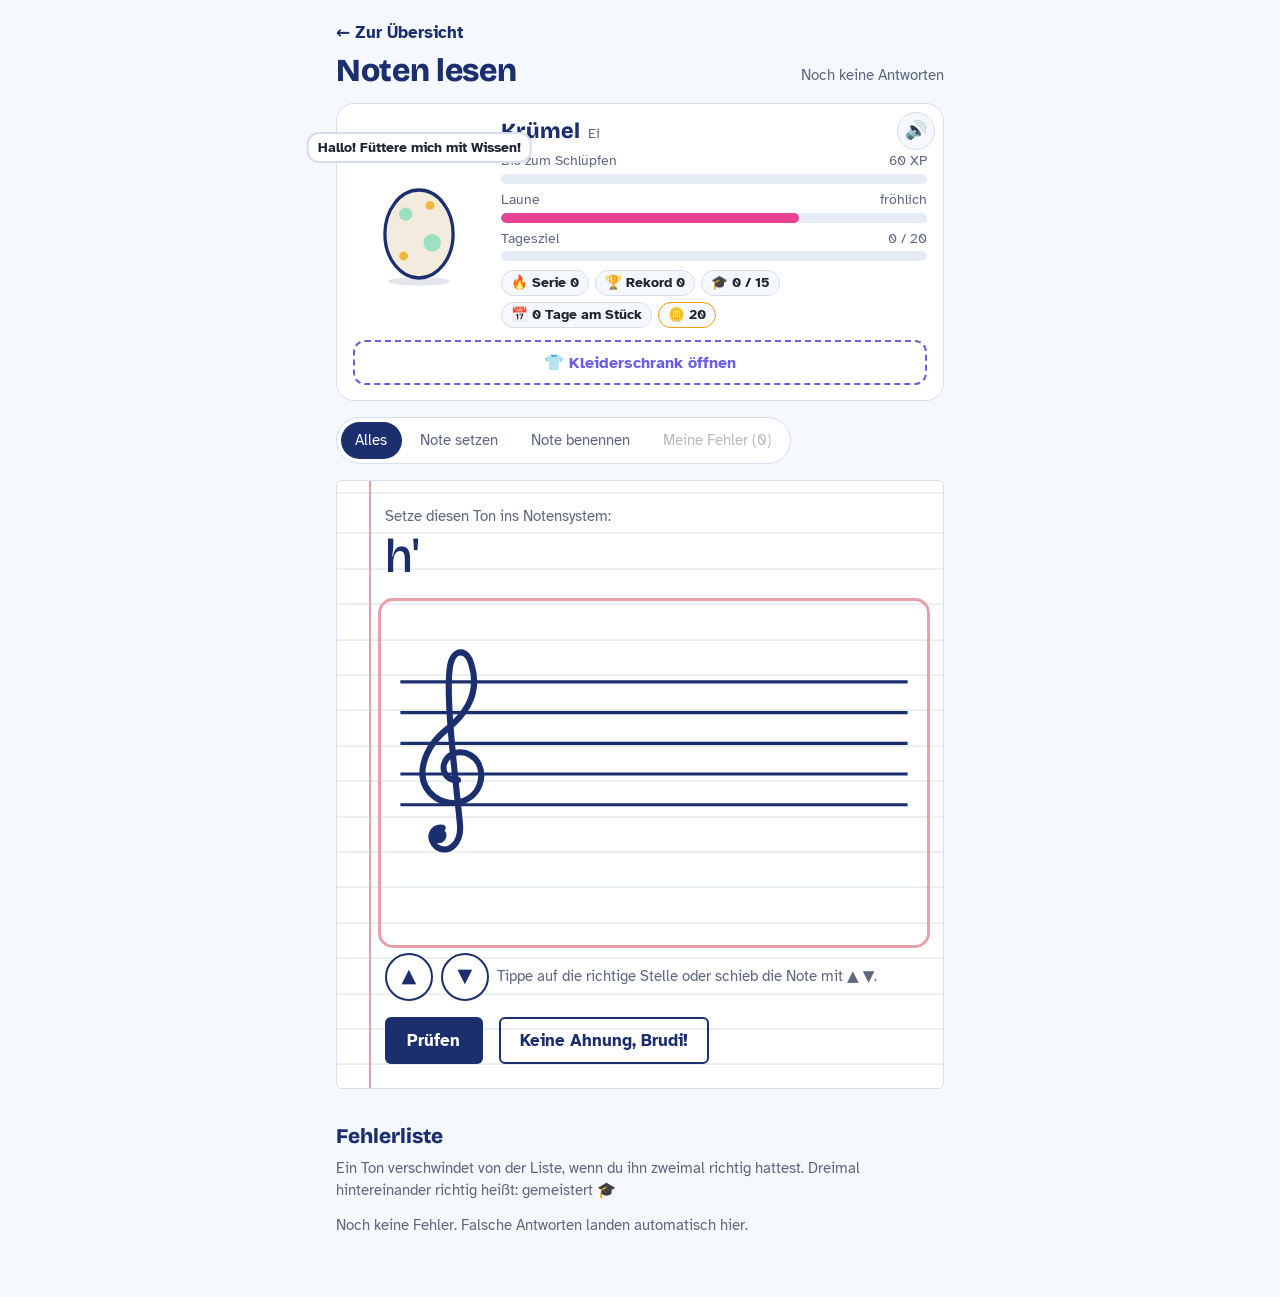
<file: musik-noten-lesen.html>
<!DOCTYPE html>
<html lang="de">
<head>
<meta charset="utf-8">
<meta name="viewport" content="width=device-width, initial-scale=1, viewport-fit=cover">
<title>Noten lesen – Lernwelt</title>
<link rel="icon" href="data:image/svg+xml,<svg xmlns=%22http://www.w3.org/2000/svg%22 viewBox=%220 0 100 100%22><text y=%22.9em%22 font-size=%2290%22>🎼</text></svg>">
<link rel="preconnect" href="https://fonts.googleapis.com">
<link rel="preconnect" href="https://fonts.gstatic.com" crossorigin>
<link href="https://fonts.googleapis.com/css2?family=Bricolage+Grotesque:opsz,wght@12..96,500;12..96,800&family=Atkinson+Hyperlegible:wght@400;700&display=swap" rel="stylesheet">
<link rel="stylesheet" href="style.css?v=20261110b">
</head>
<body>
<main>
  <a class="back" href="./">← Zur Übersicht</a>
  <header>
    <h1>Noten lesen</h1>
    <p class="score" id="score">Noch keine Antworten</p>
  </header>

  <section id="buddy" aria-label="Dein Tier"></section>

  <div class="modes" role="group" aria-label="Übungsmodus">
    <button type="button" id="modeAll" aria-pressed="true">Alles</button>
    <button type="button" id="modeSet" aria-pressed="false">Note setzen</button>
    <button type="button" id="modeName" aria-pressed="false">Note benennen</button>
    <button type="button" id="modeErr" aria-pressed="false">Meine Fehler (0)</button>
  </div>

  <section class="sheet" id="sheet" aria-live="polite">
    <p class="given-label" id="taskLabel"></p>
    <p class="given" id="given"></p>
    <div class="staff-wrap" id="staffWrap"></div>

    <div id="setTools" hidden>
      <div class="move-btns">
        <button type="button" class="round-btn" id="upBtn" aria-label="Note höher">▲</button>
        <button type="button" class="round-btn" id="downBtn" aria-label="Note tiefer">▼</button>
        <span class="hint-text">Tippe auf die richtige Stelle oder schieb die Note mit ▲ ▼.</span>
      </div>
    </div>

    <div id="nameTools" hidden>
      <div class="field" id="nameField">
        <label for="nameInput">Wie heißt der Ton? <span class="hint">– mit Strichen, z. B. a, a' oder c''</span></label>
        <input id="nameInput" class="name-field" autocomplete="off" autocapitalize="off" spellcheck="false" inputmode="none">
      </div>
      <div class="keypad" role="group" aria-label="Notennamen eingeben">
        <button type="button" class="key" data-k="c">c</button><button type="button" class="key" data-k="d">d</button><button type="button" class="key" data-k="e">e</button><button type="button" class="key" data-k="f">f</button><button type="button" class="key" data-k="g">g</button>
        <button type="button" class="key" data-k="a">a</button><button type="button" class="key" data-k="h">h</button><button type="button" class="key" data-k="'">'</button><button type="button" class="key wide" data-k="del" aria-label="Löschen">⌫</button>
      </div>
    </div>

    <div class="actions">
      <button type="button" class="primary" id="go">Prüfen</button>
      <button type="button" class="secondary" id="idk">Keine Ahnung, Brudi!</button>
      <button type="button" class="listen" id="listen" hidden>▶ Ton anhören</button>
      <p class="feedback" id="feedback"></p>
    </div>
  </section>

  <section class="mistakes" aria-labelledby="mh">
    <h2 id="mh">Fehlerliste</h2>
    <p>Ein Ton verschwindet von der Liste, wenn du ihn zweimal richtig hattest. Dreimal hintereinander richtig heißt: gemeistert 🎓</p>
    <div id="mistakeList"></div>
  </section>
</main>

<script src="kruemel.js?v=20261110b"></script>
<script src="musik.js?v=20261110b"></script>
<script>
(function(){
const TRAINER_ID = "noten-lesen";
const K = Kruemel, M = Musik, $ = id => document.getElementById(id);
const META = K.TRAINERS.find(t=>t.id===TRAINER_ID);
const NOTES = M.NOTES;
const MAXI = NOTES.length - 1;
const START = NOTES.indexOf("h'");   // Startposition für ▲ ▼
const NOTE_X = 165;
const VB_H = 175;

const T = K.trainer(TRAINER_ID);
const saveT = () => K.saveTrainer(TRAINER_ID, T);
const mastered = () => NOTES.filter(n=>(T.mastery[n]||0) >= K.MASTERY).length;

let mode = "all", deck = [], task = null, placed = null, checked = false, last = null;
let right = 0, total = 0, combo = 0;

K.trackTime(TRAINER_ID);
K.mount($("buddy"), {
  chips: () => [
    {text:"🔥 Serie " + combo, cls: combo>=3 ? "hot" : ""},
    {text:"🏆 Rekord " + T.bestCombo},
    {text:"🎓 " + mastered() + " / " + NOTES.length}
  ]
});

// ---- Eingabe-Normalisierung: a1 / a' / a’ → a' ; c2 / c" → c'' ----
function normName(s){
  s = (s||"").trim().toLowerCase().replace(/[’‘´`]/g,"'").replace(/"/g,"''").replace(/\s+/g,"");
  s = s.replace(/^([a-h])2$/,"$1''").replace(/^([a-h])1$/,"$1'");
  return s;
}

// ---- Aufgaben ----
function shuffle(a){ for(let i=a.length-1;i>0;i--){const j=Math.floor(Math.random()*(i+1));[a[i],a[j]]=[a[j],a[i]];} return a; }
function nextTask(){
  if(mode==="err"){
    const pool = NOTES.map((n,i)=>i).filter(i=>T.mistakes[NOTES[i]]);
    if(!pool.length){ setMode("all"); return nextTask(); }
    const choice = pool.length>1 ? pool.filter(p=>!last || p!==last.p) : pool;
    return {p: choice[Math.floor(Math.random()*choice.length)], type: Math.random()<.5 ? "set" : "name"};
  }
  if(!deck.length){
    const types = mode==="set" ? ["set"] : mode==="name" ? ["name"] : ["set","name"];
    deck = shuffle(NOTES.flatMap((n,p)=>types.map(type=>({p,type}))));
    if(last && deck[deck.length-1].p===last.p) deck.unshift(deck.pop());
  }
  return deck.pop();
}

function drawStaff(notes){
  // notes: [{p, x, color}]
  let s = `<svg viewBox="0 0 280 ${VB_H}" id="staffSvg"${task && task.type==="set" && !checked ? ` tabindex="0" role="slider" aria-label="Position der Note" aria-valuemin="0" aria-valuemax="${MAXI}" aria-valuenow="${placed===null?START:placed}"` : ` aria-hidden="true"`}>`;
  s += `<rect x="0" y="0" width="280" height="${VB_H}" fill="transparent"/>`;
  s += M.staff(8, 272) + M.clef(22);
  for(const n of notes){
    const p = M.posOf(n.p);
    s += M.note(n.x, M.yOf(p), "q", {color:n.color, ledger: p<=0 ? M.ledgersFor(p) : null});
  }
  return s + `</svg>`;
}

function render(){
  const isSet = task.type==="set";
  $("setTools").hidden = !isSet || checked;
  $("nameTools").hidden = isSet;
  const notes = [];
  if(isSet){
    if(placed!==null) notes.push({p:placed, x: checked && placed!==task.p ? 140 : NOTE_X, color: checked ? (placed===task.p ? "var(--ok)" : "var(--bad)") : "var(--xp)"});
    if(checked && placed!==task.p) notes.push({p:task.p, x:200, color:"var(--ok)"});
  }else{
    notes.push({p:task.p, x:NOTE_X});
  }
  $("staffWrap").innerHTML = drawStaff(notes);
  $("staffWrap").classList.toggle("tap", isSet && !checked);
  if(isSet && !checked) bindStaff();
}

function newRound(){
  task = nextTask(); last = task;
  placed = null; checked = false;
  if(task.type==="set"){
    $("taskLabel").textContent = "Setze diesen Ton ins Notensystem:";
    $("given").textContent = NOTES[task.p];
  }else{
    $("taskLabel").textContent = "Welcher Ton ist das?";
    $("given").textContent = "";
    $("nameInput").value = ""; $("nameInput").readOnly = false;
    $("nameField").className = "field";
  }
  $("given").hidden = task.type!=="set";
  $("feedback").textContent = ""; $("feedback").className = "feedback";
  $("go").textContent = "Prüfen"; $("idk").hidden = false; $("listen").hidden = true;
  render();
  if(task.type==="set") $("staffSvg").focus({preventScroll:true}); else $("nameInput").focus({preventScroll:true});
}

// ---- Note setzen: tippen, ziehen, Pfeiltasten ----
function pFromEvent(e){
  const svg = $("staffSvg");
  const r = svg.getBoundingClientRect();
  const y = (e.clientY - r.top) / r.height * VB_H;
  return Math.max(0, Math.min(MAXI, Math.round((M.BOTTOM - y) / (M.GAP/2) + 2) + M.OFFSET));
}
const playIdx = i => K.playTone(M.FREQ[NOTES[i]], .6);
function setPlaced(p){ const np = Math.max(0, Math.min(MAXI, p)); if(np!==placed) playIdx(np); placed = np; render(); $("staffSvg").focus({preventScroll:true}); }
function bindStaff(){
  const svg = $("staffSvg");
  let dragging = false;
  svg.addEventListener("pointerdown", e => { dragging = true; svg.setPointerCapture && svg.setPointerCapture(e.pointerId); placed = pFromEvent(e); playIdx(placed); render(); bindDragOnly(e.pointerId); });
  svg.addEventListener("keydown", e => {
    if(e.key==="ArrowUp"){ e.preventDefault(); setPlaced(placed===null ? START : placed+1); }
    if(e.key==="ArrowDown"){ e.preventDefault(); setPlaced(placed===null ? START : placed-1); }
    if(e.key==="Enter"){ e.preventDefault(); check(false); }
  });
}
function bindDragOnly(){
  const move = e => { const p = pFromEvent(e); if(p!==placed){ placed = p; playIdx(p); render(); } };
  const up = () => { window.removeEventListener("pointermove", move); window.removeEventListener("pointerup", up); const s=$("staffSvg"); if(s) s.focus({preventScroll:true}); };
  window.addEventListener("pointermove", move);
  window.addEventListener("pointerup", up);
}
$("upBtn").onclick = () => setPlaced(placed===null ? START : placed+1);
$("downBtn").onclick = () => setPlaced(placed===null ? START : placed-1);

// ---- Tastenfeld ----
document.querySelectorAll(".key").forEach(b => b.onclick = () => {
  if(checked) return;
  const inp = $("nameInput"), k = b.dataset.k;
  if(k==="del") inp.value = inp.value.slice(0,-1);
  else if(k==="'") inp.value += "'";
  else inp.value = k;
  inp.focus({preventScroll:true});
});
$("nameInput").addEventListener("keydown", e => { if(e.key==="Enter"){ e.preventDefault(); checked ? newRound() : check(false); } });

// ---- Prüfen ----
function check(giveUp){
  if(checked) return;
  const target = NOTES[task.p];
  let ok = false, hint = "";
  if(task.type==="set"){
    if(placed===null && !giveUp){ $("feedback").textContent = "Setz zuerst die Note."; $("feedback").className = "feedback"; return; }
    ok = !giveUp && placed===task.p;
    if(giveUp && placed===null) placed = task.p, ok = false;
    if(!ok && placed!==null && placed!==task.p) hint = "Du hast " + NOTES[placed] + " gesetzt. Grün ist " + target + ".";
  }else{
    const v = normName($("nameInput").value);
    if(!v && !giveUp){ $("feedback").textContent = "Gib zuerst einen Ton ein."; $("feedback").className = "feedback"; return; }
    ok = !giveUp && v===target;
    if(!ok){
      if(v && v[0]==="b" && target[0]==="h") hint = "Im Deutschen heißt dieser Ton h. Richtig ist " + target + ".";
      else if(v && v[0]===target[0]) hint = "Fast! Achte auf die Striche: " + target;
      else hint = "Richtig ist " + target + ".";
    }
    $("nameField").className = "field " + (ok ? "ok" : "bad");
    $("nameInput").readOnly = true;
  }
  checked = true; total++;
  let fixed = false;
  if(ok){
    right++; combo++;
    if(combo > T.bestCombo) T.bestCombo = combo;
    T.mastery[target] = (T.mastery[target]||0) + 1;
    if(T.mistakes[target]){ T.mistakes[target]--; if(T.mistakes[target]<=0){ delete T.mistakes[target]; fixed = true; } }
    $("feedback").textContent = T.mastery[target]===K.MASTERY ? "Richtig! " + target + " gemeistert 🎓" : "Richtig, das ist " + target + "!";
    $("feedback").className = "feedback ok";
  }else{
    combo = 0;
    T.mistakes[target] = 2; T.mastery[target] = 0;
    $("feedback").textContent = giveUp ? "Kein Ding: Das ist " + target + ". Kommt auf die Fehlerliste" : hint + " Kommt auf die Fehlerliste";
    $("feedback").className = "feedback bad";
    const sh=$("sheet"); sh.classList.remove("shake"); void sh.offsetWidth; sh.classList.add("shake");
  }
  saveT();
  render();
  setTimeout(()=>playIdx(task.p), 450);
  $("score").textContent = right + " von " + total + " richtig";
  $("go").textContent = "Weiter"; $("idk").hidden = true; $("listen").hidden = false;
  renderMistakes();
  const before = mastered();
  const r = {ok, gaveUp:giveUp, combo, fixed};
  K.react(K.award(TRAINER_ID, r), r);
  if(mastered() === NOTES.length && META && META.reward) K.grantReward(META.reward);
  if($("kCel").hidden) $("go").focus();
}

function setMode(m){
  mode = m; deck = [];
  ["All","Set","Name","Err"].forEach(x => $("mode"+x).setAttribute("aria-pressed", m===x.toLowerCase()));
}

let clearArmed = false;
function renderMistakes(){
  const list = NOTES.filter(n=>T.mistakes[n]);
  $("modeErr").textContent = "Meine Fehler (" + list.length + ")";
  $("modeErr").disabled = !list.length;
  const box = $("mistakeList"); box.textContent = ""; clearArmed = false;
  if(!list.length){ const p=document.createElement("p"); p.className="empty"; p.textContent="Noch keine Fehler. Falsche Antworten landen automatisch hier."; box.append(p); return; }
  const wrap=document.createElement("div"); wrap.className="list-wrap";
  const t=document.createElement("table");
  t.innerHTML="<thead><tr><th>Ton</th><th>Liegt</th><th>Noch richtig</th></tr></thead>";
  const tb=document.createElement("tbody");
  for(const n of list){
    const p = M.posOf(NOTES.indexOf(n));
    const where = {"-3":"unter der 2. Hilfslinie", "-2":"auf der 2. Hilfslinie unten", "-1":"zwischen 1. und 2. Hilfslinie", "0":"auf der 1. Hilfslinie unten", "1":"unter der untersten Linie", "11":"über der obersten Linie"}[p]
      || (M.onLine(p) ? "auf der " + ((p-2)/2+1) + ". Linie" : "im " + ((p-3)/2+1) + ". Zwischenraum");
    const tr=document.createElement("tr");
    [n, where, T.mistakes[n]+"×"].forEach((x,i)=>{const td=document.createElement("td"); td.textContent=x; if(i===2) td.className="n"; tr.append(td);});
    tb.append(tr);
  }
  t.append(tb); wrap.append(t); box.append(wrap);
  const clear=document.createElement("button"); clear.className="link"; clear.type="button"; clear.textContent="Fehlerliste leeren";
  clear.onclick=()=>{ if(!clearArmed){ clearArmed=true; clear.textContent="Wirklich alle löschen? Nochmal tippen"; return; } T.mistakes={}; saveT(); renderMistakes(); if(mode==="err"){ setMode("all"); newRound(); } };
  box.append(clear);
}

$("go").onclick = () => checked ? newRound() : check(false);
$("listen").onclick = () => playIdx(task.p);
$("idk").onclick = () => check(true);
$("modeAll").onclick = () => { if(mode!=="all"){ setMode("all"); newRound(); } };
$("modeSet").onclick = () => { if(mode!=="set"){ setMode("set"); newRound(); } };
$("modeName").onclick = () => { if(mode!=="name"){ setMode("name"); newRound(); } };
$("modeErr").onclick = () => { if(mode!=="err"){ setMode("err"); newRound(); } };
document.addEventListener("keydown", e => { if(e.key==="Enter" && checked && $("kCel").hidden && document.activeElement && document.activeElement.id!=="go"){ e.preventDefault(); newRound(); } });

renderMistakes();
newRound();
})();
</script>
</body>
</html>
</file>
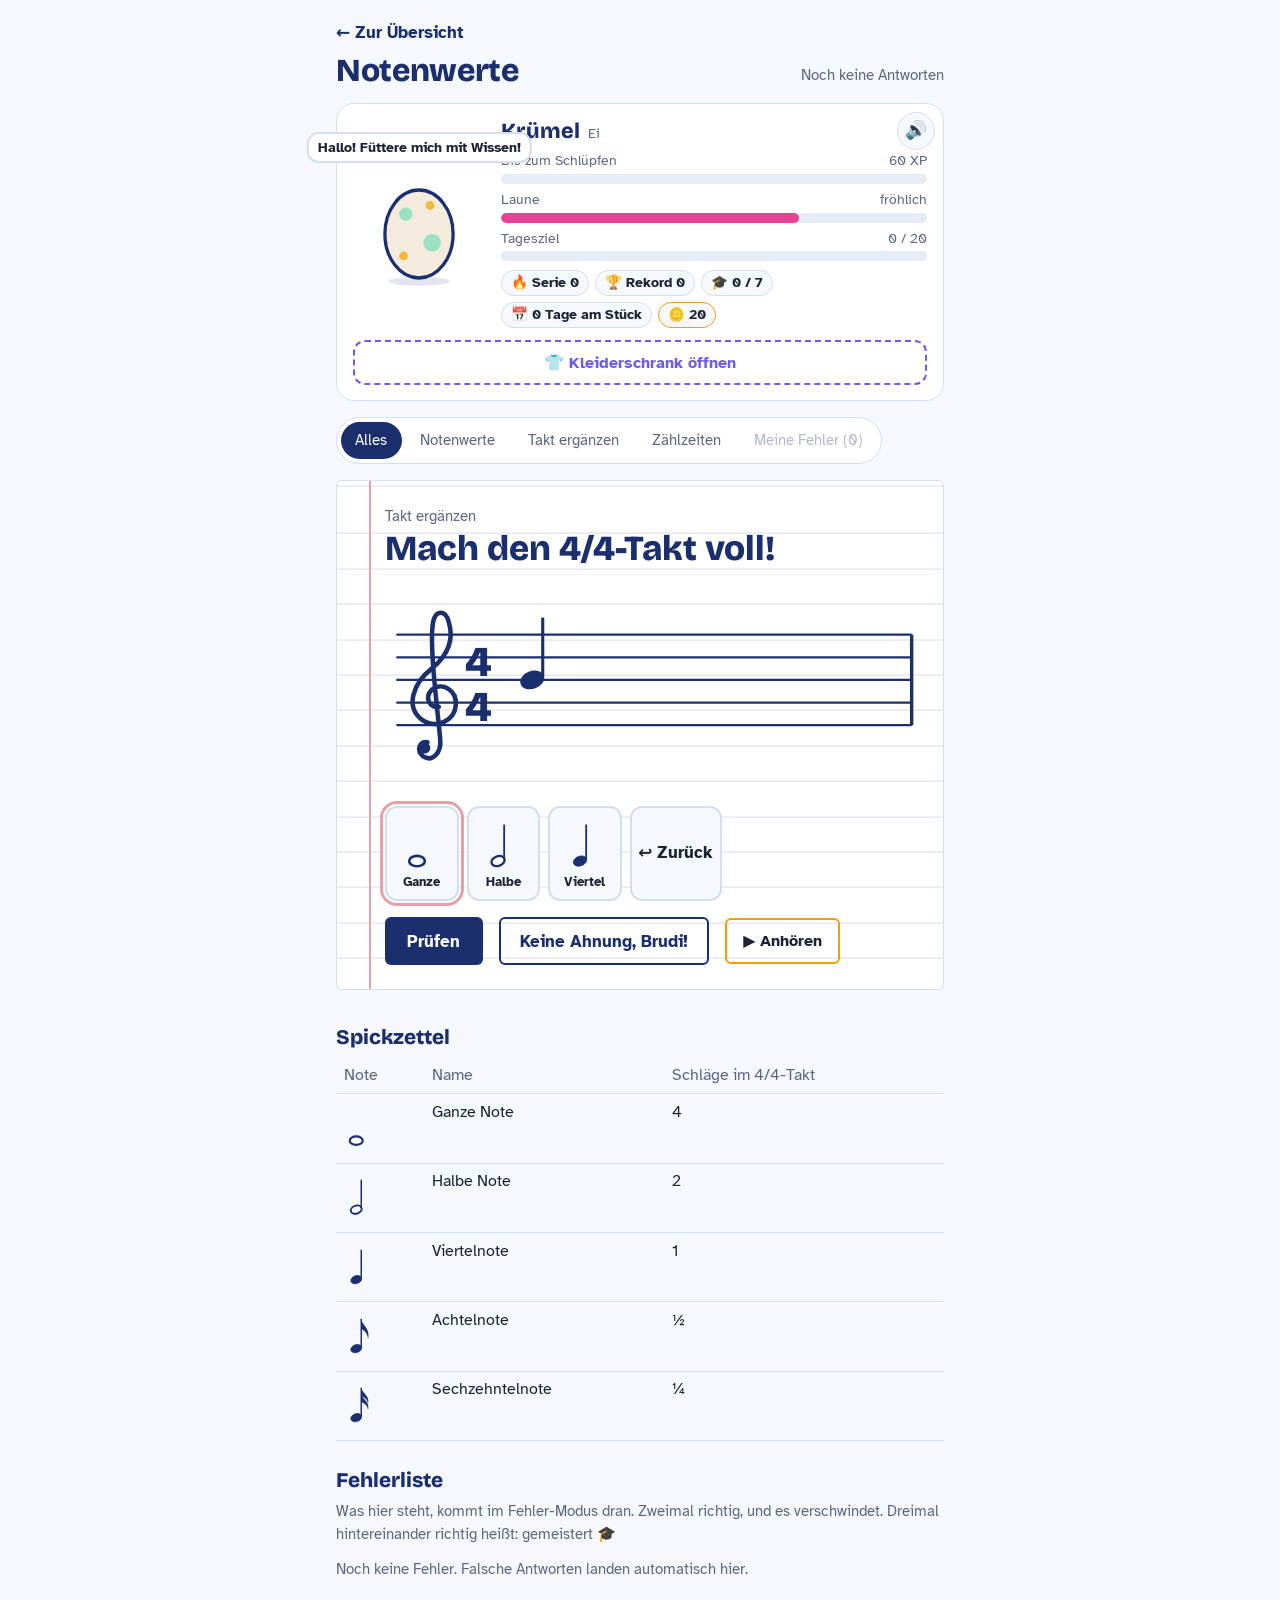
<file: musik-notenwerte.html>
<!DOCTYPE html>
<html lang="de">
<head>
<meta charset="utf-8">
<meta name="viewport" content="width=device-width, initial-scale=1, viewport-fit=cover">
<title>Notenwerte – Lernwelt</title>
<link rel="icon" href="data:image/svg+xml,<svg xmlns=%22http://www.w3.org/2000/svg%22 viewBox=%220 0 100 100%22><text y=%22.9em%22 font-size=%2290%22>🎵</text></svg>">
<link rel="preconnect" href="https://fonts.googleapis.com">
<link rel="preconnect" href="https://fonts.gstatic.com" crossorigin>
<link href="https://fonts.googleapis.com/css2?family=Bricolage+Grotesque:opsz,wght@12..96,500;12..96,800&family=Atkinson+Hyperlegible:wght@400;700&display=swap" rel="stylesheet">
<link rel="stylesheet" href="style.css?v=20261110b">
</head>
<body>
<main>
  <a class="back" href="./">← Zur Übersicht</a>
  <header>
    <h1>Notenwerte</h1>
    <p class="score" id="score">Noch keine Antworten</p>
  </header>

  <section id="buddy" aria-label="Dein Tier"></section>

  <div class="modes" role="group" aria-label="Übungsmodus">
    <button type="button" id="modeAll" aria-pressed="true">Alles</button>
    <button type="button" id="modeValue" aria-pressed="false">Notenwerte</button>
    <button type="button" id="modeFill" aria-pressed="false">Takt ergänzen</button>
    <button type="button" id="modeCount" aria-pressed="false">Zählzeiten</button>
    <button type="button" id="modeErr" aria-pressed="false">Meine Fehler (0)</button>
  </div>

  <section class="sheet" id="sheet" aria-live="polite">
    <p class="given-label" id="taskLabel"></p>
    <p class="speed-title" id="question"></p>
    <div class="single-note" id="singleNote" hidden></div>
    <div class="staff-wrap" id="measure"></div>
    <div class="count-row" id="countRow" hidden></div>
    <div class="count-row" id="countRow2" hidden></div>
    <div class="palette" id="palette" hidden></div>
    <div class="opts" id="opts" hidden></div>
    <div class="actions">
      <button type="button" class="primary" id="go">Prüfen</button>
      <button type="button" class="secondary" id="idk">Keine Ahnung, Brudi!</button>
      <button type="button" class="listen" id="listen" hidden>▶ Anhören</button>
      <p class="feedback" id="feedback"></p>
    </div>
  </section>

  <section class="mistakes" aria-labelledby="mh">
    <h2 id="mh">Spickzettel</h2>
    <div class="list-wrap"><table>
      <thead><tr><th>Note</th><th>Name</th><th>Schläge im 4/4-Takt</th></tr></thead>
      <tbody id="cheat"></tbody>
    </table></div>
    <h2 style="margin-top:1.5rem">Fehlerliste</h2>
    <p>Was hier steht, kommt im Fehler-Modus dran. Zweimal richtig, und es verschwindet. Dreimal hintereinander richtig heißt: gemeistert 🎓</p>
    <div id="mistakeList"></div>
  </section>
</main>

<script src="kruemel.js?v=20261110b"></script>
<script src="musik.js?v=20261110b"></script>
<script>
(function(){
const TRAINER_ID = "notenwerte";
const K = Kruemel, M = Musik, $ = id => document.getElementById(id);
const META = K.TRAINERS.find(t=>t.id===TRAINER_ID);

const V = {
  w:  {beats:4,   name:"Ganze Note",          short:"Ganze",     kind:"w"},
  hd: {beats:3,   name:"Punktierte Halbe",    short:"Punkt. Halbe", kind:"h", dot:true},
  h:  {beats:2,   name:"Halbe Note",          short:"Halbe",     kind:"h"},
  q:  {beats:1,   name:"Viertelnote",         short:"Viertel",   kind:"q"},
  e:  {beats:0.5, name:"Achtelnote",          short:"Achtel",    kind:"e"},
  s:  {beats:0.25,name:"Sechzehntelnote",     short:"16tel",     kind:"s"}
};
const VALUE_KEYS = ["w","h","q","e","s"];   // punktierte Halbe (hd) bewusst noch nicht dabei
const BEAT_KEYS = ["w","h","q"];             // nur bei diesen wird nach der Zahl der Schläge gefragt
const BEATS = 4;                             // vorerst nur 4/4-Takt
const SKILLS = {takt:"Takt ergänzen", zaehlen:"Zählzeiten"};
const ALL_KEYS = VALUE_KEYS.concat(Object.keys(SKILLS));
const labelOf = k => V[k] ? V[k].name : SKILLS[k];
const fmtBeats = b => b===0.5 ? "½" : b===0.25 ? "¼" : String(b).replace(".5","½");

const T = K.trainer(TRAINER_ID);
const saveT = () => K.saveTrainer(TRAINER_ID, T);
const mastered = () => ALL_KEYS.filter(k=>(T.mastery[k]||0) >= K.MASTERY).length;

let mode = "all", task = null, checked = false, lastType = null;
let right = 0, total = 0, combo = 0;

K.trackTime(TRAINER_ID);
K.mount($("buddy"), {
  chips: () => [
    {text:"🔥 Serie " + combo, cls: combo>=3 ? "hot" : ""},
    {text:"🏆 Rekord " + T.bestCombo},
    {text:"🎓 " + mastered() + " / " + ALL_KEYS.length}
  ]
});

// Spickzettel
$("cheat").innerHTML = VALUE_KEYS.map(k => `<tr><td><svg viewBox="0 0 50 70" width="34" height="48" style="color:var(--ink);overflow:visible">${noteAt(18, 58, k)}</svg></td><td>${V[k].name}</td><td>${fmtBeats(V[k].beats)}</td></tr>`).join("");

function noteAt(x, y, k, color){ return M.note(x, y, V[k].kind, {dot:V[k].dot, stemUp:true, color}); }

// ---- Takte erzeugen ----
function pickWeighted(list){ let s = list.reduce((a,b)=>a+b[1],0), r = Math.random()*s; for(const [v,w] of list){ if(r < w) return v; r -= w; } return list[0][0]; }
// Gruppen, die genau einen Schlag füllen (Achtel und Sechzehntel)
const GROUPS = {ee:["e","e"], ssss:["s","s","s","s"], ess:["e","s","s"], sse:["s","s","e"]};
function genMeasure(beats, sub=true){
  const seq = []; let r = beats, sixteenths = false;
  while(r > 0){
    const opts = [];
    if(r===4 && beats===4) opts.push(["w",1]);
    if(r>=2) opts.push(["h",3]);
    opts.push(["q",4]);
    if(sub){
      opts.push(["ee",2.2]);
      if(!sixteenths) opts.push(["ssss",.9],["ess",.6],["sse",.6]);   // höchstens eine Sechzehntel-Gruppe pro Takt
    }
    const v = pickWeighted(opts);
    if(GROUPS[v]){ seq.push(...GROUPS[v]); r -= 1; if(v!=="ee") sixteenths = true; }
    else { seq.push(v); r -= V[v].beats; }
  }
  return seq;
}
const sum = seq => seq.reduce((a,k)=>a+V[k].beats,0);

// ---- Zeichnen eines Takts ----
const VB_W = 380, AREA_X = 92, AREA_W = 262;
// Platz je Note: kurze Noten etwas breiter als ihr Zeitwert, damit nichts überlappt
const WEIGHT = {w:2.6, h:1.7, q:1, e:.75, s:.6};
function measureSVG(beats, notes, opt={}){
  // notes: [{k, color}]
  const starts = []; let t = 0;
  notes.forEach(n=>{ starts.push(t); t += V[n.k].beats; });
  const ws = notes.map(n=>WEIGHT[n.k]);
  const GAP_BEAT = .3;   // kleine Lücke vor jedem neuen Schlag, damit die Gruppen gut zu sehen sind
  const gaps = notes.map((n,i)=> i>0 && starts[i]%1===0 ? GAP_BEAT : 0);
  const wTot = Math.max(ws.reduce((a,b)=>a+b,0) + gaps.reduce((a,b)=>a+b,0), 4.9);
  const xs = []; let acc = 0;
  notes.forEach((n,i)=>{ acc += gaps[i]; xs.push(AREA_X + 12 + (acc/wTot)*AREA_W); acc += ws[i]; });
  let s = `<svg viewBox="0 0 ${VB_W} 150" aria-hidden="true">` + M.staff(8, VB_W-8) + M.clef(22) + M.timeSig(66, beats, 4);
  // Balkengruppen: Achtel/Sechzehntel, die zusammen genau einen Schlag ab einem Schlag füllen
  const groups = []; const inGroup = new Set();
  for(let i=0;i<notes.length;i++){
    if(starts[i]%1!==0 || V[notes[i].k].beats>=1) continue;
    let j = i, d = 0;
    while(j<notes.length && V[notes[j].k].beats<1 && d<1){ d += V[notes[j].k].beats; j++; }
    if(Math.abs(d-1)<1e-9 && j-i>=2){ groups.push([i,j-1]); for(let k=i;k<j;k++) inGroup.add(k); i = j-1; }
  }
  const y = M.lineY(2), stemTop = y - 44;
  notes.forEach((n,i)=>{
    s += inGroup.has(i) ? M.note(xs[i], y, "q", {stemUp:true, color:n.color}) : noteAt(xs[i], y, n.k, n.color);
  });
  const bar = (x1, x2, yy, c) => `<path d="M${x1-1.1} ${yy} L${x2+1.1} ${yy} L${x2+1.1} ${yy+5.5} L${x1-1.1} ${yy+5.5} Z" fill="${c}"/>`;
  for(const [a,b] of groups){
    const c = notes[a].color || "currentColor";
    s += bar(xs[a]+7.4, xs[b]+7.4, stemTop, c);
    // zweiter Balken über benachbarten Sechzehnteln
    for(let i=a;i<=b;i++){
      if(notes[i].k!=="s") continue;
      let j = i; while(j+1<=b && notes[j+1].k==="s") j++;
      if(j>i) s += bar(xs[i]+7.4, xs[j]+7.4, stemTop+9, c);
      else s += i===b ? bar(xs[i]+7.4-9, xs[i]+7.4, stemTop+9, c) : bar(xs[i]+7.4, xs[i]+7.4+9, stemTop+9, c);   // Fähnchen-Balken
      i = j;
    }
  }
  // Taktstrich: am Ende, oder bei zu vielen Noten dort, wo der Takt voll ist
  let barX = VB_W - 8, over = -1;
  for(let i=0;i<notes.length;i++) if(starts[i] >= beats - 1e-9){ over = i; break; }
  if(over > 0) barX = (xs[over-1] + xs[over]) / 2 + 6;
  s += `<line x1="${barX}" x2="${barX}" y1="${M.lineY(0)}" y2="${M.lineY(4)}" stroke="currentColor" stroke-width="2.4"/>`;
  if(opt.empty && !notes.length) s += `<text x="${AREA_X+AREA_W/2}" y="${M.lineY(2)+5}" text-anchor="middle" font-size="13" fill="currentColor" opacity=".5">leer</text>`;
  return {svg: s + `</svg>`, xs};
}

// ---- Aufgaben ----
function pickType(){
  if(mode==="value") return "value";
  if(mode==="fill") return "fill";
  if(mode==="count") return "count";
  if(mode==="err"){
    const keys = ALL_KEYS.filter(k=>T.mistakes[k]);
    if(!keys.length){ setMode("all"); return pickType(); }
    const k = keys[Math.floor(Math.random()*keys.length)];
    return k==="takt" ? "fill" : k==="zaehlen" ? "count" : {type:"value", key:k};
  }
  const types = ["value","fill","count"].filter(t=>t!==lastType);
  return types[Math.floor(Math.random()*types.length)];
}

function newRound(){
  let pt = pickType(), forced = null;
  if(typeof pt === "object"){ forced = pt.key; pt = pt.type; }
  lastType = pt; checked = false;
  ["singleNote","countRow","countRow2","palette","opts"].forEach(id=>$(id).hidden = true);
  $("countRow").style.height = "";
  $("measure").hidden = false;
  $("feedback").textContent = ""; $("feedback").className = "feedback";
  $("go").textContent = "Prüfen"; $("go").hidden = false; $("idk").hidden = false;
  $("listen").hidden = pt==="value";
  $("question").textContent = "";

  if(pt==="value"){
    const k = forced || VALUE_KEYS[Math.floor(Math.random()*VALUE_KEYS.length)];
    const ask = BEAT_KEYS.includes(k) && Math.random() < .5 ? "beats" : "name";
    task = {type:"value", key:k, ask};
    $("taskLabel").textContent = "Notenwerte";
    $("question").textContent = ask==="name" ? "Wie heißt diese Note?" : "Wie viele Schläge dauert sie im 4/4-Takt?";
    $("measure").hidden = true;
    $("singleNote").hidden = false;
    $("singleNote").innerHTML = `<svg viewBox="0 0 60 80">${noteAt(22, 66, k)}</svg>`;
    const options = ask==="name" ? VALUE_KEYS.map(x=>({v:x, t:V[x].name})) : [1,2,3,4].map(b=>({v:b, t:fmtBeats(b)}));
    $("opts").hidden = false;
    $("opts").innerHTML = options.map(o=>`<button type="button" class="opt" data-v="${o.v}">${o.t}</button>`).join("");
    $("opts").querySelectorAll(".opt").forEach(b => b.onclick = () => check(false, b));
    $("go").hidden = true;
    $("opts").querySelector(".opt").focus({preventScroll:true});
  }
  else if(pt==="fill"){
    const beats = BEATS;
    let full; do{ full = genMeasure(beats, false); }while(full.length < 2);
    const k = 1 + Math.floor(Math.random()*(full.length-1));
    task = {type:"fill", beats, given: full.slice(0,k), solution: full.slice(k), added: []};
    $("taskLabel").textContent = "Takt ergänzen";
    $("question").textContent = "Mach den " + beats + "/4-Takt voll!";
    $("palette").hidden = false;
    const pal = ["w","h","q"].filter(x => beats===4 || x!=="w");   // nur ganze Schläge
    $("palette").innerHTML = pal.map(x=>`<button type="button" class="pal" data-k="${x}" aria-label="${V[x].name} hinzufügen"><svg viewBox="0 0 40 70">${noteAt(14, 58, x)}</svg><span>${V[x].short}</span></button>`).join("") + `<button type="button" class="pal undo" id="undoBtn">↩︎ Zurück</button>`;
    $("palette").querySelectorAll(".pal[data-k]").forEach(b => b.onclick = () => { if(checked) return; task.added.push(b.dataset.k); renderFill(); });
    $("undoBtn").onclick = () => { if(checked) return; task.added.pop(); renderFill(); };
    renderFill();
    $("palette").querySelector(".pal").focus({preventScroll:true});
  }
  else{
    const beats = BEATS;
    let m; do{ m = genMeasure(beats); }while(m.length < 3);
    const starts = []; let t = 0; for(const k of m){ starts.push(t); t += V[k].beats; }
    task = {type:"count", beats, notes:m, starts};
    $("taskLabel").textContent = "Zählzeiten";
    $("question").textContent = "Schreib die Zählzeiten 1 bis 4 unter die Noten!";
    const {svg, xs} = measureSVG(beats, m.map(k=>({k})));
    $("measure").innerHTML = svg;
    task.xs = xs;
    // Nur unter Noten, die auf einem Schlag beginnen, kommt ein Kästchen
    task.slots = starts.map((s,i)=>i).filter(i=>starts[i]%1===0);
    $("countRow").hidden = false;
    $("countRow").innerHTML = "";
    task.slots.forEach((i, n)=>{
      const s = starts[i];
      const inp = document.createElement("input");
      inp.id = "cnt"+i; inp.autocomplete = "off"; inp.setAttribute("inputmode","text"); inp.maxLength = 4;
      inp.setAttribute("aria-label", "Zählzeit der " + (i+1) + ". Note");
      inp.style.left = (xs[i]/VB_W*100) + "%";
      inp.setAttribute("aria-label", "Zählzeit " + (n+1) + ". Kästchen");
      inp.addEventListener("keydown", e => { if(e.key==="Enter"){ e.preventDefault(); const nx = task.slots[n+1]!==undefined && $("cnt"+task.slots[n+1]); if(nx && !checked) nx.focus(); else checked ? newRound() : check(false); } });
      $("countRow").append(inp);
    });
    $("cnt0").focus({preventScroll:true});
  }
}

function renderFill(){
  const notes = task.given.map(k=>({k})).concat(task.added.map(k=>({k, color: checked ? undefined : "var(--xp)"})));
  if(checked && task.showSolution) task.solution.forEach(k=>notes.push({k, color:"var(--ok)"}));
  const {svg} = measureSVG(task.beats, notes);
  $("measure").innerHTML = svg;
}

// Takt abspielen: Zählzeiten-Klick und Noten auf h'
const BEAT = 0.7;
function playMeasure(keys){
  if(!K.soundOn() || !keys.length) return;
  const beats = task.beats || 4;
  for(let b=0;b<beats;b++) setTimeout(()=>K.sfx("tick"), b*BEAT*1000);       // Einzähler
  let t = beats*BEAT;
  for(const k of keys){ K.playTone(M.FREQ["h'"], Math.max(.18, V[k].beats*BEAT*.92), t); t += V[k].beats*BEAT; }
}
function currentKeys(){
  if(task.type==="fill") return task.given.concat(task.added, task.showSolution ? task.solution : []);
  if(task.type==="count") return task.notes;
  return [];
}

const countLabel = s => s%1 ? "+" : String(s+1);
const normCount = v => { v = (v||"").trim().toLowerCase(); return ["+","und","u","&"].includes(v) ? "+" : v.replace(/\.$/,""); };

// ---- Prüfen ----
function check(giveUp, btn){
  if(checked) return;
  let ok = false, key, msg = "";
  if(task.type==="value"){
    key = task.key;
    const correct = task.ask==="name" ? key : String(V[key].beats);
    const chosen = btn ? btn.dataset.v : null;
    ok = !giveUp && chosen === correct;
    $("opts").querySelectorAll(".opt").forEach(b => { b.disabled = true; if(b.dataset.v===correct) b.classList.add("ok"); else if(b===btn) b.classList.add("bad"); });
    msg = ok ? "Richtig! " + V[key].name + ": " + fmtBeats(V[key].beats) + (V[key].beats<=1 ? " Schlag." : " Schläge.") : V[key].name + " dauert " + fmtBeats(V[key].beats) + (V[key].beats<=1 ? " Schlag." : " Schläge.");
    $("go").hidden = false;
  }
  else if(task.type==="fill"){
    key = "takt";
    const have = sum(task.given) + sum(task.added);
    if(!giveUp && !task.added.length){ $("feedback").textContent = "Füg zuerst Noten hinzu."; $("feedback").className = "feedback"; return; }
    ok = !giveUp && have === task.beats;
    if(!ok){
      if(giveUp){ task.added = []; task.showSolution = true; msg = "So geht's zum Beispiel. Grün ist eine mögliche Lösung."; }
      else if(have > task.beats) msg = "Zu viel! Jetzt sind es " + fmtBeats(have) + " Schläge, in den Takt passen nur " + task.beats + ".";
      else msg = "Da fehlt noch was: Es sind erst " + fmtBeats(have) + " von " + task.beats + " Schlägen.";
    }else msg = "Richtig! Genau " + task.beats + " Schläge.";
    checked = true; renderFill();
    if(ok || giveUp) setTimeout(()=>playMeasure(currentKeys()), 900);
  }
  else{
    key = "zaehlen";
    const vals = task.slots.map(i=>normCount($("cnt"+i).value));
    if(!giveUp && vals.some(v=>!v)){ $("feedback").textContent = "Füll zuerst alle Kästchen aus."; $("feedback").className = "feedback"; return; }
    ok = !giveUp;
    task.slots.forEach((i, n)=>{
      const inp = $("cnt"+i), exp = countLabel(task.starts[i]);
      const good = !giveUp && vals[n]===exp;
      if(!good) ok = false;
      inp.readOnly = true; inp.classList.add(good ? "ok" : "bad");
      if(!good){ const sol = document.createElement("span"); sol.className = "count-sol"; sol.style.left = inp.style.left; sol.textContent = exp; inp.parentNode.append(sol); }
      if(giveUp) inp.value = "";
    });
    $("countRow").style.height = "4rem";
    msg = ok ? "Richtig gezählt!" : "Rot sind die Stellen zum Üben, darunter steht die richtige Zählzeit.";
  }
  checked = true; total++;
  let fixed = false;
  if(ok){
    right++; combo++;
    if(combo > T.bestCombo) T.bestCombo = combo;
    T.mastery[key] = (T.mastery[key]||0) + 1;
    if(T.mistakes[key]){ T.mistakes[key]--; if(T.mistakes[key]<=0){ delete T.mistakes[key]; fixed = true; } }
    if(T.mastery[key]===K.MASTERY) msg += " " + labelOf(key) + " gemeistert 🎓";
    $("feedback").className = "feedback ok";
  }else{
    combo = 0;
    T.mistakes[key] = 2; T.mastery[key] = 0;
    msg += " Kommt auf die Fehlerliste";
    $("feedback").className = "feedback bad";
    const sh=$("sheet"); sh.classList.remove("shake"); void sh.offsetWidth; sh.classList.add("shake");
  }
  $("feedback").textContent = msg;
  saveT();
  $("score").textContent = right + " von " + total + " richtig";
  $("go").textContent = "Weiter"; $("idk").hidden = true;
  renderMistakes();
  const r = {ok, gaveUp:giveUp, combo, fixed};
  K.react(K.award(TRAINER_ID, r), r);
  if(mastered() === ALL_KEYS.length && META && META.reward) K.grantReward(META.reward);
  if($("kCel").hidden) $("go").focus();
}

function setMode(m){
  mode = m;
  ["All","Value","Fill","Count","Err"].forEach(x => $("mode"+x).setAttribute("aria-pressed", m===x.toLowerCase()));
}

let clearArmed = false;
function renderMistakes(){
  const list = ALL_KEYS.filter(k=>T.mistakes[k]);
  $("modeErr").textContent = "Meine Fehler (" + list.length + ")";
  $("modeErr").disabled = !list.length;
  const box = $("mistakeList"); box.textContent = ""; clearArmed = false;
  if(!list.length){ const p=document.createElement("p"); p.className="empty"; p.textContent="Noch keine Fehler. Falsche Antworten landen automatisch hier."; box.append(p); return; }
  const wrap=document.createElement("div"); wrap.className="list-wrap";
  const t=document.createElement("table");
  t.innerHTML="<thead><tr><th>Thema</th><th>Noch richtig</th></tr></thead>";
  const tb=document.createElement("tbody");
  for(const k of list){
    const tr=document.createElement("tr");
    [labelOf(k), T.mistakes[k]+"×"].forEach((x,i)=>{const td=document.createElement("td"); td.textContent=x; if(i===1) td.className="n"; tr.append(td);});
    tb.append(tr);
  }
  t.append(tb); wrap.append(t); box.append(wrap);
  const clear=document.createElement("button"); clear.className="link"; clear.type="button"; clear.textContent="Fehlerliste leeren";
  clear.onclick=()=>{ if(!clearArmed){ clearArmed=true; clear.textContent="Wirklich alle löschen? Nochmal tippen"; return; } T.mistakes={}; saveT(); renderMistakes(); if(mode==="err"){ setMode("all"); newRound(); } };
  box.append(clear);
}

$("go").onclick = () => checked ? newRound() : check(false);
$("listen").onclick = () => playMeasure(currentKeys());
$("idk").onclick = () => check(true);
[["All","all"],["Value","value"],["Fill","fill"],["Count","count"],["Err","err"]].forEach(([x,m]) => $("mode"+x).onclick = () => { if(mode!==m){ setMode(m); newRound(); } });

renderMistakes();
newRound();
})();
</script>
</body>
</html>
</file>
<file: style.css>
:root{
  --paper:#F5F8FC; --sheet:#FFFFFF; --ink:#1B2F6E; --text:#1C2333; --muted:#5D6880;
  --rule:#D5DEEC; --margin:#E8A0A8; --ok:#1F7A4A; --ok-bg:#E3F4EA; --bad:#C8312F; --bad-bg:#FBE6E5;
  --btn:#1B2F6E; --btn-text:#FFFFFF; --field:#FFFFFF;
  --xp:#6C5CE7; --mood:#E84393; --goal:#F39C12; --track:#E6ECF5; --bubble:#FFFFFF; --petline:#1B2F6E;
  color-scheme:light;
  box-sizing:border-box; padding-top:env(safe-area-inset-top,0px); padding-bottom:env(safe-area-inset-bottom,0px);
}
@media (prefers-color-scheme:dark){
  :root:not([data-theme="light"]){
    --paper:#10162A; --sheet:#18203A; --ink:#A9BCFF; --text:#E6EAF5; --muted:#9AA4BE;
    --rule:#2C3758; --margin:#8A4552; --ok:#6BD69B; --ok-bg:#16352A; --bad:#FF8A84; --bad-bg:#3E1E24;
    --btn:#A9BCFF; --btn-text:#10162A; --field:#121A30;
    --xp:#A29BFE; --mood:#FD79A8; --goal:#FDCB6E; --track:#26304D; --bubble:#232D4C; --petline:#0E1426;
    color-scheme:dark;
  }
}
:root[data-theme="dark"]{
  --paper:#10162A; --sheet:#18203A; --ink:#A9BCFF; --text:#E6EAF5; --muted:#9AA4BE;
  --rule:#2C3758; --margin:#8A4552; --ok:#6BD69B; --ok-bg:#16352A; --bad:#FF8A84; --bad-bg:#3E1E24;
  --btn:#A9BCFF; --btn-text:#10162A; --field:#121A30;
  --xp:#A29BFE; --mood:#FD79A8; --goal:#FDCB6E; --track:#26304D; --bubble:#232D4C; --petline:#0E1426;
  color-scheme:dark;
}
*,*::before,*::after{box-sizing:inherit}
[hidden]{display:none !important}
html{scroll-padding-top:env(safe-area-inset-top,0px)}
body{margin:0;background:var(--paper);color:var(--text);
  font-family:"Atkinson Hyperlegible",system-ui,-apple-system,"Segoe UI",sans-serif;font-size:1.0625rem;line-height:1.5}
main{max-width:40rem;margin:0 auto;padding:1.25rem 1rem 3rem}
header{display:flex;flex-wrap:wrap;align-items:flex-end;justify-content:space-between;gap:.5rem 1rem;margin-bottom:1rem}
h1{font-family:"Bricolage Grotesque",system-ui,sans-serif;font-weight:800;font-size:2rem;line-height:1.05;margin:0;color:var(--ink);letter-spacing:-.01em}
.score{color:var(--muted);font-size:.95rem;margin:0}

/* buddy */
.buddy{display:grid;grid-template-columns:auto 1fr;gap:.75rem 1rem;align-items:center;background:var(--sheet);border:1px solid var(--rule);border-radius:18px;padding:.9rem 1rem;margin-bottom:1rem}
.pet-wrap{position:relative;width:132px;height:132px}
#kPet{width:132px;height:132px;color:var(--petline)}
#kPet svg{width:100%;height:100%;display:block;overflow:visible}
.bubble{position:absolute;left:50%;bottom:calc(100% - 6px);transform:translateX(-50%);background:var(--bubble);color:var(--text);border:2px solid var(--rule);
  border-radius:12px;padding:.2rem .55rem;font-size:.85rem;font-weight:700;white-space:nowrap;pointer-events:none;opacity:0;transition:opacity .2s;z-index:2}
.bubble.show{opacity:1}
.float{position:absolute;right:-.25rem;top:.25rem;white-space:pre;text-align:right;line-height:1.15;font-weight:800;font-family:"Bricolage Grotesque",system-ui,sans-serif;color:var(--xp);font-size:1.15rem;opacity:0;pointer-events:none}
.float.go{animation:floatUp 1.1s ease-out}
@keyframes floatUp{0%{opacity:0;transform:translateY(8px)}20%{opacity:1}100%{opacity:0;transform:translateY(-28px)}}
.stats{min-width:0}
.name-row{display:flex;align-items:baseline;gap:.5rem;flex-wrap:wrap}
.pet-name{font-family:"Bricolage Grotesque",system-ui,sans-serif;font-weight:800;font-size:1.35rem;color:var(--ink);background:none;border:0;padding:0;cursor:pointer;text-align:left}
.pet-name:hover{text-decoration:underline}
.name-input{font:inherit;font-weight:700;font-size:1.1rem;width:9rem;padding:.15rem .4rem;border:2px solid var(--ink);border-radius:6px;background:var(--field);color:var(--text)}
.stage{color:var(--muted);font-size:.9rem}
.bar{margin-top:.4rem}
.bar-label{display:flex;justify-content:space-between;gap:.5rem;font-size:.85rem;color:var(--muted)}
.track{height:10px;background:var(--track);border-radius:99px;overflow:hidden;margin-top:2px}
.fill{height:100%;border-radius:99px;transition:width .5s ease}
.fill.xp{background:var(--xp)} .fill.mood{background:var(--mood)} .fill.goal{background:var(--goal)}
.chips{display:flex;gap:.4rem;flex-wrap:wrap;margin-top:.55rem}
.chip.coins{border-color:var(--goal)}
.chip.coins.bump{animation:bump .4s ease}
@keyframes bump{40%{transform:scale(1.18)}}
.wardrobe-btn{grid-column:1/-1;font:inherit;font-weight:700;font-size:1rem;border:2px dashed var(--xp);color:var(--xp);background:transparent;border-radius:12px;padding:.55rem 1rem;cursor:pointer;width:100%}
.wardrobe-btn:focus-visible,.item:focus-visible,.shop-close:focus-visible{outline:3px solid var(--margin);outline-offset:2px}
.shop{background:var(--sheet);border:1px solid var(--rule);border-radius:18px;padding:1rem;margin:-.25rem 0 1rem}
.shop[hidden]{display:none}
.shop-head{display:flex;align-items:center;justify-content:space-between;gap:.75rem;flex-wrap:wrap}
.shop h2{font-family:"Bricolage Grotesque",system-ui,sans-serif;font-weight:800;font-size:1.3rem;color:var(--ink);margin:0}
.shop h3{font-size:1rem;margin:1rem 0 .4rem;color:var(--muted);font-weight:700}
.shop-note{color:var(--muted);font-size:.92rem;margin:.4rem 0 0}
.shop-close{font:inherit;font-weight:700;border:0;background:var(--ink);color:var(--btn-text);border-radius:99px;padding:.35rem .9rem;cursor:pointer}
.items{display:grid;grid-template-columns:repeat(auto-fill,minmax(6.4rem,1fr));gap:.5rem}
.item{font:inherit;background:var(--paper);border:2px solid var(--rule);border-radius:12px;padding:.35rem .35rem .5rem;cursor:pointer;color:var(--text);display:flex;flex-direction:column;align-items:center;gap:.1rem;text-align:center}
.item .mini{width:64px;height:64px;color:var(--petline)}
.item .mini svg{width:100%;height:100%;overflow:visible}
.mini .body-g{animation:none!important}
.item .iname{font-weight:700;font-size:.88rem;line-height:1.2}
.item .istat{font-size:.82rem;color:var(--muted)}
.item.worn{border-color:var(--ok);background:var(--ok-bg)}
.item.worn .istat{color:var(--ok);font-weight:700}
.item.trying{border-color:var(--xp)}
.item.trying .istat{color:var(--xp);font-weight:700}
.item.poor,.item.locked{opacity:.55}
.chip{font-size:.85rem;font-weight:700;border:1px solid var(--rule);border-radius:99px;padding:.1rem .55rem;background:var(--paper)}
.chip.hot{border-color:var(--goal)}
@media (max-width:420px){.buddy{grid-template-columns:1fr;justify-items:center;text-align:left}.stats{width:100%}.pet-wrap{margin-top:1.4rem}}

/* pet motion */
@media (prefers-reduced-motion:no-preference){
  #kPet .body-g{animation:breathe 3.2s ease-in-out infinite;transform-origin:60px 112px}
  #kPet.hop{animation:hop .55s ease}
  #kPet.droop{animation:droop .6s ease}
  #kPet.egg-wobble .body-g{animation:wobble 1.6s ease-in-out infinite;transform-origin:60px 105px}
}
@keyframes breathe{50%{transform:scale(1.03,.97)}}
@keyframes hop{30%{transform:translateY(-16px)}60%{transform:translateY(0)}75%{transform:translateY(-5px)}}
@keyframes droop{30%{transform:rotate(-6deg)}70%{transform:rotate(5deg)}}
@keyframes wobble{0%,60%,100%{transform:rotate(0)}70%{transform:rotate(-7deg)}80%{transform:rotate(6deg)}90%{transform:rotate(-3deg)}}

.modes{display:flex;gap:.25rem;background:var(--sheet);border:1px solid var(--rule);border-radius:999px;padding:.25rem;margin-bottom:1rem;width:max-content;max-width:100%}
.modes button{border:0;background:transparent;color:var(--muted);font:inherit;font-size:.95rem;padding:.45rem .9rem;border-radius:999px;cursor:pointer}
.modes button[aria-pressed="true"]{background:var(--ink);color:var(--btn-text)}
.modes button:disabled{opacity:.45;cursor:not-allowed}

.sheet{position:relative;background:var(--sheet);border:1px solid var(--rule);border-radius:6px;
  padding:1.5rem 1.25rem 1.5rem 3rem;
  background-image:repeating-linear-gradient(to bottom,transparent 0,transparent 2.15rem,var(--rule) 2.15rem,var(--rule) calc(2.15rem + 1px));
  background-position:0 1.1rem}
.sheet::before{content:"";position:absolute;top:0;bottom:0;left:2rem;width:2px;background:var(--margin)}
.given-label{color:var(--muted);font-size:.95rem;margin:0}
.given{font-family:"Bricolage Grotesque",system-ui,sans-serif;font-weight:500;font-size:clamp(2rem,8vw,3rem);line-height:1.15;color:var(--ink);margin:.1rem 0 1.25rem;overflow-wrap:anywhere}
.field{margin-bottom:1rem}
.field label{display:block;font-weight:700;margin-bottom:.3rem}
.field .hint{font-weight:400;color:var(--muted);font-size:.9rem}
.field input{width:100%;font:inherit;font-size:1.2rem;padding:.6rem .75rem;border:2px solid var(--rule);border-radius:6px;background:var(--field);color:var(--text)}
.field input:focus-visible{outline:none;border-color:var(--ink)}
.field.ok input{border-color:var(--ok);background:var(--ok-bg)}
.field.bad input{border-color:var(--bad);background:var(--bad-bg);text-decoration:line-through;text-decoration-color:var(--bad)}
.correction{margin:.35rem 0 0;font-size:1rem}
.field.ok .correction{color:var(--ok)}
.field.bad .correction{color:var(--bad);font-weight:700}
.actions{display:flex;align-items:center;gap:.75rem 1rem;flex-wrap:wrap;margin-top:.5rem}
.primary{font:inherit;font-weight:700;font-size:1.05rem;border:0;border-radius:6px;padding:.7rem 1.4rem;background:var(--btn);color:var(--btn-text);cursor:pointer}
.secondary{font:inherit;font-weight:700;font-size:1.05rem;border:2px solid var(--ink);border-radius:6px;padding:calc(.7rem - 2px) 1.2rem;background:transparent;color:var(--ink);cursor:pointer}
.secondary[hidden]{display:none}
.secondary:focus-visible,.primary:focus-visible,.modes button:focus-visible,.link:focus-visible,.pet-name:focus-visible{outline:3px solid var(--margin);outline-offset:2px}
.feedback{margin:0;font-weight:700}
.feedback.ok{color:var(--ok)} .feedback.bad{color:var(--bad)}
.full{color:var(--muted);font-size:.95rem;margin:.75rem 0 0}

.mistakes{margin-top:2rem}
.mistakes h2{font-family:"Bricolage Grotesque",system-ui,sans-serif;font-weight:800;font-size:1.3rem;color:var(--ink);margin:0 0 .25rem}
.mistakes p{color:var(--muted);margin:0 0 .75rem;font-size:.95rem}
.list-wrap{overflow-x:auto}
table{border-collapse:collapse;width:100%;font-size:.98rem}
th,td{text-align:left;padding:.4rem .5rem;border-bottom:1px solid var(--rule);vertical-align:top}
th{color:var(--muted);font-weight:400}
td.n{color:var(--bad);font-weight:700;white-space:nowrap}
.link{background:none;border:0;padding:0;font:inherit;color:var(--ink);text-decoration:underline;cursor:pointer;margin-top:.75rem}
.empty{color:var(--muted)}
@media (max-width:420px){.sheet{padding-left:2.4rem}.sheet::before{left:1.5rem}}
@media (prefers-reduced-motion:no-preference){.sheet.shake{animation:shake .3s}}
@keyframes shake{25%{transform:translateX(-4px)}75%{transform:translateX(4px)}}

/* celebration */
.celebrate{position:fixed;inset:0;display:grid;place-items:center;background:rgba(10,15,35,.55);z-index:20;padding:1rem}
.celebrate[hidden]{display:none}
.celebrate-card{background:var(--sheet);border-radius:22px;padding:1.5rem 1.5rem 1.25rem;max-width:22rem;width:100%;text-align:center;border:3px solid var(--goal)}
.celebrate-card .big{width:170px;height:170px;margin:0 auto;color:var(--petline)}
.celebrate-card .big svg{width:100%;height:100%;overflow:visible}
.celebrate-card h2{font-family:"Bricolage Grotesque",system-ui,sans-serif;font-weight:800;color:var(--ink);font-size:1.6rem;line-height:1.15;margin:.5rem 0 .25rem}
.celebrate-card p{margin:0 0 1rem;color:var(--muted)}
@media (prefers-reduced-motion:no-preference){
  .celebrate-card{animation:pop .45s cubic-bezier(.2,1.4,.4,1)}
}
@keyframes pop{0%{transform:scale(.6);opacity:0}100%{transform:scale(1);opacity:1}}

/* ---- Lernwelt: Übersicht ---- */
.back{display:inline-block;margin-bottom:.5rem;color:var(--ink);font-weight:700;text-decoration:none}
.back:hover{text-decoration:underline}
.intro{color:var(--muted);margin:.25rem 0 0}
.subject{font-family:"Bricolage Grotesque",system-ui,sans-serif;font-weight:800;font-size:1.3rem;color:var(--ink);margin:1.5rem 0 .5rem}
.cards{display:grid;grid-template-columns:repeat(auto-fill,minmax(15rem,1fr));gap:.75rem}
.card{display:block;text-decoration:none;color:var(--text);background:var(--sheet);border:1px solid var(--rule);border-radius:16px;padding:1rem 1.1rem}
.card:hover{border-color:var(--ink)}
.card:focus-visible{outline:3px solid var(--margin);outline-offset:2px}
.card h3{font-family:"Bricolage Grotesque",system-ui,sans-serif;font-weight:800;font-size:1.2rem;color:var(--ink);margin:0}
.card p{margin:.15rem 0 .6rem;color:var(--muted);font-size:.95rem}
.card .meta{display:flex;justify-content:space-between;gap:.5rem;font-size:.88rem;color:var(--muted);margin-top:.3rem}
.card .badge{font-weight:700;color:var(--ok)}
.fill.master{background:var(--ok)}
.backup{margin-top:2.5rem;background:var(--sheet);border:1px solid var(--rule);border-radius:16px;padding:.75rem 1rem}
.backup summary{cursor:pointer;font-weight:700;color:var(--ink)}
.backup p{color:var(--muted);font-size:.95rem}
.backup textarea{width:100%;min-height:5.5rem;font:inherit;font-size:.8rem;font-family:ui-monospace,Menlo,Consolas,monospace;padding:.5rem;border:2px solid var(--rule);border-radius:8px;background:var(--field);color:var(--text);word-break:break-all}
.backup textarea:focus-visible{outline:none;border-color:var(--ink)}
.row{display:flex;gap:.5rem;flex-wrap:wrap;align-items:center;margin:.5rem 0 1rem}
.small{font-size:.95rem;padding:.5rem 1rem}
.msg{font-weight:700;margin:0}
.msg.ok{color:var(--ok)} .msg.bad{color:var(--bad)}
.backup h3{font-size:1rem;margin:1rem 0 .25rem}

/* ---- Speed Challenge ---- */
.speedbar{display:grid;grid-template-columns:auto 1fr auto;align-items:center;gap:.75rem;margin-bottom:1rem;font-weight:700;font-variant-numeric:tabular-nums}
.speedbar[hidden]{display:none}
.speedbar .track{height:12px;margin:0}
.speedbar .fill{transition:width .1s linear}
.speedbar.low #speedTime{color:var(--bad)}
.speed-title{font-family:"Bricolage Grotesque",system-ui,sans-serif;font-weight:800;font-size:clamp(1.6rem,6vw,2.2rem);line-height:1.15;color:var(--ink);margin:.1rem 0 .5rem}
.speed-text{color:var(--muted);margin:0 0 1rem}
.speed-score{font-family:"Bricolage Grotesque",system-ui,sans-serif;font-weight:800;font-size:4rem;line-height:1;color:var(--ink);margin:.25rem 0}
.modes button.speed[aria-pressed="true"]{background:var(--goal);color:#1C2333}
.stats-row{display:flex;gap:.4rem;flex-wrap:wrap;margin:-.25rem 0 1rem}
.card .time{font-size:.85rem;color:var(--muted);margin-top:.35rem}

/* ---- Zoo ---- */
:root{--sky:#DDEFFF;--sky2:#F5F8FC;--grass:#BFE8A6;--grass2:#9ED68A}
@media (prefers-color-scheme:dark){:root:not([data-theme="light"]){--sky:#1B2546;--sky2:#232E55;--grass:#2C4A3A;--grass2:#24402F}}
:root[data-theme="dark"]{--sky:#1B2546;--sky2:#232E55;--grass:#2C4A3A;--grass2:#24402F}
.zoo{margin-bottom:1rem}
.zoo .subject{margin-top:.5rem}
.zoo-hint{color:var(--muted);font-size:.92rem;margin:-.35rem 0 .5rem}
.meadow{position:relative;height:210px;border-radius:18px;border:1px solid var(--rule);overflow:hidden;
  background:linear-gradient(to bottom,var(--sky2) 0,var(--sky) 52%,var(--grass) 52%,var(--grass2) 100%)}
.zpet{position:absolute;transform:translateX(-50%);padding:0;border:0;background:none;cursor:pointer;color:var(--petline);transition:left 2.4s ease-in-out,bottom .6s ease}
.zpet .zsvg{display:block;width:100%;height:100%}
.zpet .zsvg svg{width:100%;height:100%;overflow:visible;display:block}
.zpet .zsvg.flip svg{transform:scaleX(-1)}
.zpet .zbubble{bottom:calc(100% - 4px);z-index:30}
.zpet.sel::after{content:"";position:absolute;left:18%;right:18%;bottom:-3px;height:6px;border-radius:99px;background:var(--xp);opacity:.6}
.zpet.active::before{content:"🌱";position:absolute;top:-4px;right:-2px;font-size:1rem}
.zpet:focus-visible{outline:3px solid var(--margin);outline-offset:2px;border-radius:12px}
@media (prefers-reduced-motion:no-preference){
  .zpet .zsvg.hop{animation:hop .55s ease}
  .zpet.walking .zsvg svg{animation:walkbob .4s ease-in-out infinite}
  .zpet .body-g{animation:breathe 3.2s ease-in-out infinite;transform-origin:60px 112px}
}
@keyframes walkbob{50%{translate:0 -4px}}
@media (prefers-reduced-motion:reduce){.zpet{transition:none}}
.zoo-detail{display:grid;grid-template-columns:120px 1fr;gap:.5rem 1rem;align-items:start;background:var(--sheet);border:1px solid var(--rule);border-radius:16px;padding:.9rem 1rem;margin-top:.75rem}
.zd-pet{width:120px;height:120px;color:var(--petline)}
.zd-pet svg{width:100%;height:100%;overflow:visible}
.zd-info p{margin:.15rem 0}
.zd-name{font-family:"Bricolage Grotesque",system-ui,sans-serif;font-weight:800;font-size:1.3rem;color:var(--ink)}
.zd-note{color:var(--muted);font-size:.9rem}
.rarity{display:inline-block;font-size:.8rem;font-weight:700;color:#fff;background:var(--rc);border-radius:99px;padding:.05rem .55rem;vertical-align:1px}
.chip.grow{border-color:var(--ok);color:var(--ok)}
.odds summary{cursor:pointer;color:var(--ink);font-weight:700;font-size:.92rem}
.odds table{margin-top:.4rem;font-size:.9rem}
.odds td{padding:.25rem .4rem}
.secondary:disabled{opacity:.5;cursor:not-allowed}
.cel-label{display:block;font-weight:700;margin:0 0 .3rem}
.cel-name{width:100%;margin-bottom:1rem;text-align:center}
@media (max-width:460px){.zoo-detail{grid-template-columns:1fr;justify-items:start}.zd-pet{justify-self:center}}

/* ---- Musik-Trainer ---- */
.staff-wrap{position:relative;color:var(--ink);margin:.25rem 0 1rem;touch-action:none}
.staff-wrap svg{width:100%;height:auto;display:block;overflow:visible}
.staff-wrap svg:focus-visible{outline:3px solid var(--margin);outline-offset:4px;border-radius:8px}
.staff-wrap.tap svg{cursor:pointer}
.move-btns{display:flex;gap:.5rem;align-items:center;flex-wrap:wrap;margin:-.25rem 0 1rem}
.round-btn{font:inherit;font-weight:800;font-size:1.2rem;width:3rem;height:3rem;border-radius:50%;border:2px solid var(--ink);background:var(--sheet);color:var(--ink);cursor:pointer}
.round-btn:focus-visible,.key:focus-visible,.pal:focus-visible,.opt:focus-visible{outline:3px solid var(--margin);outline-offset:2px}
.hint-text{color:var(--muted);font-size:.95rem}
.keypad{display:grid;grid-template-columns:repeat(5,minmax(2.6rem,1fr));gap:.4rem;max-width:20rem;margin:.5rem 0 1rem}
.key{font:inherit;font-weight:700;font-size:1.25rem;padding:.45rem 0;border-radius:10px;border:2px solid var(--rule);background:var(--paper);color:var(--text);cursor:pointer}
.key.wide{grid-column:span 2}
.name-field{max-width:12rem}
.palette{display:flex;flex-wrap:wrap;gap:.5rem;margin:.25rem 0 1rem}
.pal{font:inherit;display:flex;flex-direction:column;align-items:center;gap:.1rem;min-width:4.6rem;padding:.3rem .4rem .45rem;border-radius:12px;border:2px solid var(--rule);background:var(--paper);color:var(--ink);cursor:pointer}
.pal svg{width:44px;height:58px;overflow:visible}
.pal span{font-size:.82rem;font-weight:700;color:var(--text)}
.pal.undo{justify-content:center;font-weight:700;color:var(--text)}
.count-row{position:relative;height:2.6rem}
.count-row input{position:absolute;transform:translateX(-50%);width:2.4rem;text-align:center;font:inherit;font-size:1.1rem;font-weight:700;padding:.3rem 0;border:2px solid var(--rule);border-radius:6px;background:var(--field);color:var(--text)}
.count-row input:focus-visible{outline:none;border-color:var(--ink)}
.count-row input.ok{border-color:var(--ok);background:var(--ok-bg)}
.count-row input.bad{border-color:var(--bad);background:var(--bad-bg)}
.count-sol{position:absolute;transform:translateX(-50%);top:2.55rem;font-size:.85rem;font-weight:700;color:var(--bad)}
.opts{display:flex;flex-wrap:wrap;gap:.5rem;margin:.25rem 0 1rem}
.opt{font:inherit;font-weight:700;font-size:1.05rem;padding:.55rem 1rem;border-radius:10px;border:2px solid var(--rule);background:var(--paper);color:var(--text);cursor:pointer;min-width:3.2rem}
.opt.ok{border-color:var(--ok);background:var(--ok-bg);color:var(--ok)}
.opt.bad{border-color:var(--bad);background:var(--bad-bg);color:var(--bad)}
.opt:disabled{cursor:default}
.single-note{width:110px;color:var(--ink);margin:0 0 .5rem}
.single-note svg{width:100%;height:auto;overflow:visible}

/* ---- Ton-Schalter ---- */
.buddy{position:relative}
.sound-btn{position:absolute;top:.5rem;right:.5rem;width:2.4rem;height:2.4rem;border-radius:50%;border:1px solid var(--rule);background:var(--paper);font-size:1.1rem;cursor:pointer;line-height:1;padding:0}
.sound-btn:focus-visible{outline:3px solid var(--margin);outline-offset:2px}
.listen{font:inherit;font-weight:700;font-size:1rem;border:2px solid var(--goal);color:var(--text);background:transparent;border-radius:6px;padding:calc(.7rem - 2px) 1rem;cursor:pointer}
.listen:focus-visible{outline:3px solid var(--margin);outline-offset:2px}

/* ---- Mathe: Brüche ---- */
.expr{display:flex;align-items:center;flex-wrap:wrap;gap:.6rem 1rem;font-family:"Bricolage Grotesque",system-ui,sans-serif;font-weight:800;font-size:clamp(1.8rem,7vw,2.6rem);color:var(--ink);margin:.25rem 0 1.25rem}
.frac{display:inline-flex;flex-direction:column;align-items:center;line-height:1.05;vertical-align:middle}
.frac > :first-child{border-bottom:.12em solid currentColor;padding:0 .12em .04em}
.frac > :last-child{padding:.04em .12em 0}
.mixed{display:inline-flex;align-items:center;gap:.08em}
.frac.in{gap:.3rem}
.frac.in > :first-child{border-bottom:none;padding:0}
.frac.in .bar{width:100%;height:.12em;background:currentColor;border-radius:2px}
.num-in{width:3.6rem;font:inherit;font-size:clamp(1.4rem,5.5vw,1.9rem);text-align:center;padding:.1rem 0;border:2px solid var(--rule);border-radius:8px;background:var(--field);color:var(--text)}
.num-in:focus-visible{outline:none;border-color:var(--ink)}
.num-in.ok{border-color:var(--ok);background:var(--ok-bg)}
.num-in.bad{border-color:var(--bad);background:var(--bad-bg)}
.num-in[readonly]:not(.ok):not(.bad){border-style:dashed}
.fixed-num{min-width:3.6rem;text-align:center}
.cmp-btns{display:flex;gap:.6rem;margin:0 0 1rem}
.cmp{font-family:"Bricolage Grotesque",system-ui,sans-serif;font-weight:800;font-size:2rem;width:4rem;height:4rem;border-radius:14px;border:2px solid var(--rule);background:var(--paper);color:var(--ink);cursor:pointer}
.cmp:focus-visible{outline:3px solid var(--margin);outline-offset:2px}
.cmp.ok{border-color:var(--ok);background:var(--ok-bg);color:var(--ok)}
.cmp.bad{border-color:var(--bad);background:var(--bad-bg);color:var(--bad)}
.cmp-slot{display:inline-block;min-width:1.2em;text-align:center;color:var(--muted)}
.way{background:var(--paper);border-left:4px solid var(--goal);border-radius:6px;padding:.6rem .8rem;margin:.75rem 0 0;font-size:1rem}
.way strong{color:var(--ink)}
.bars{display:grid;gap:.4rem;margin:.6rem 0 0;max-width:22rem}
.fbar{display:flex;height:1.1rem;border:2px solid var(--ink);border-radius:4px;overflow:hidden}
.fbar span{flex:1;border-right:1px solid var(--ink)}
.fbar span:last-child{border-right:none}
.fbar span.on{background:var(--goal)}
.bar-row{display:grid;grid-template-columns:3rem 1fr;align-items:center;gap:.5rem;font-weight:700}
.hn-list{display:flex;flex-direction:column;align-items:flex-start;gap:.7rem;width:100%}
.hn-item{display:inline-flex;align-items:center;gap:.9rem;background:var(--paper);border:2px solid var(--rule);border-radius:14px;padding:.45rem 1rem}
.hn-item .eq{color:var(--muted)}
.tiles{display:flex;flex-wrap:wrap;gap:.6rem;min-height:5.2rem;align-items:center;margin:0 0 .75rem}
.tile{font-family:"Bricolage Grotesque",system-ui,sans-serif;font-weight:800;font-size:1.7rem;color:var(--ink);background:var(--paper);border:2px solid var(--rule);border-radius:12px;padding:.35rem .8rem;cursor:pointer;min-width:3.6rem}
.tile:focus-visible{outline:3px solid var(--margin);outline-offset:2px}
.tile.ok{border-color:var(--ok);background:var(--ok-bg)}
.tile.bad{border-color:var(--bad);background:var(--bad-bg)}
.order-row{display:flex;flex-wrap:wrap;align-items:center;gap:.4rem;min-height:5.2rem;border:2px dashed var(--rule);border-radius:14px;padding:.4rem .6rem;margin:0 0 .75rem}
.order-row .lt{font-family:"Bricolage Grotesque",system-ui,sans-serif;font-weight:800;font-size:1.6rem;color:var(--muted)}
.order-hint{color:var(--muted);font-size:.92rem;margin:0}
.set{font-family:ui-monospace,Menlo,Consolas,monospace;font-size:.92rem}
</file>
